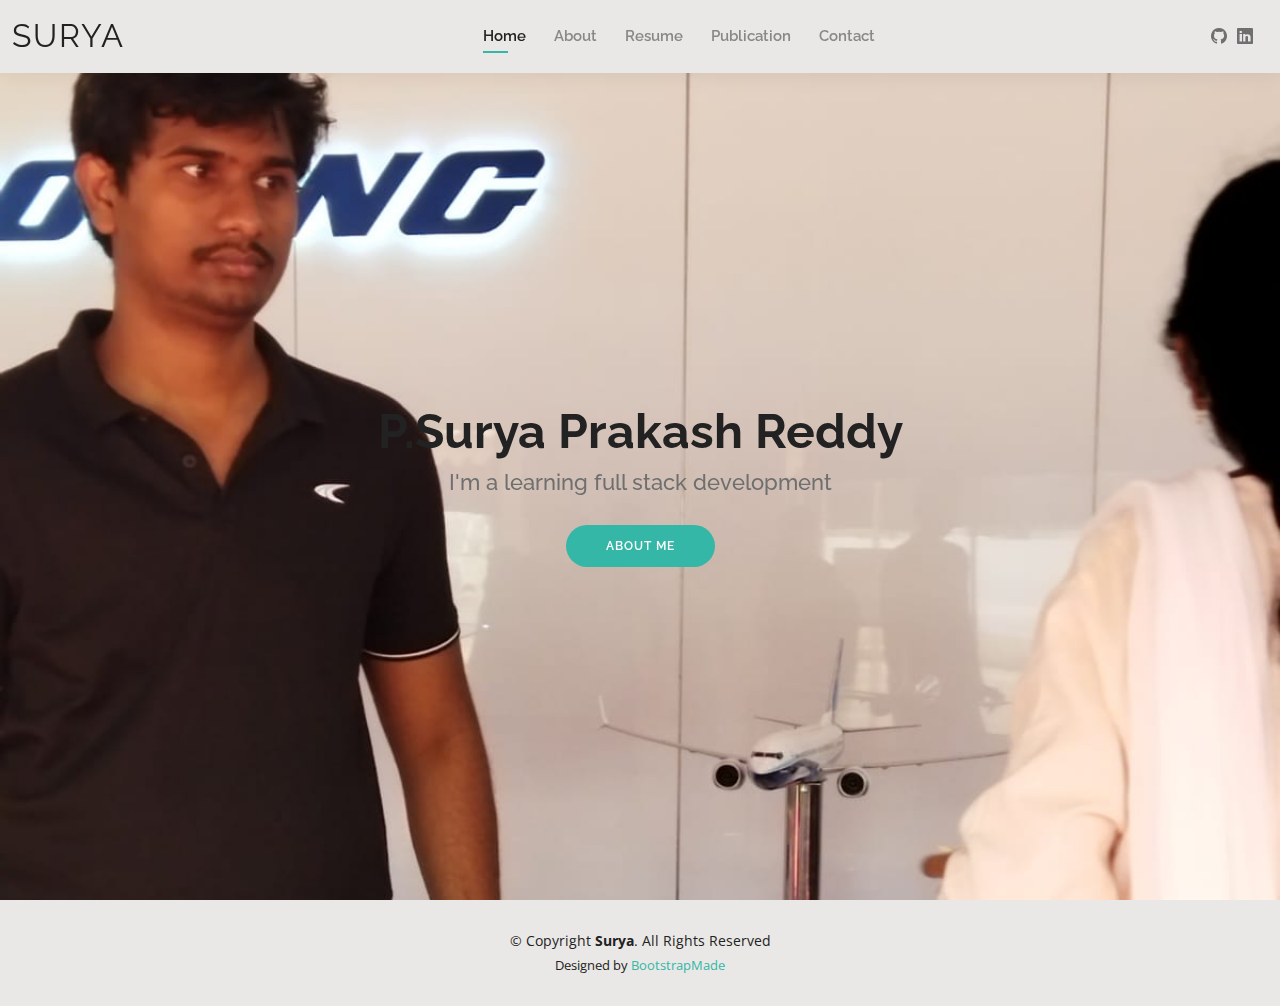
<file: index.html>
<!DOCTYPE html>
<html lang="en">

<head>
  <meta charset="utf-8">
  <meta content="width=device-width, initial-scale=1.0" name="viewport">

   <title> Index</title> 
  <meta content="" name="description">
  <meta content="" name="keywords">

  <!-- Favicons -->
  <link href="assets/img/favicon.png" rel="icon">
  <link href="assets/img/Surya (1).jpg" rel="SURYA">

  <!-- Google Fonts -->
  <link href="https://fonts.googleapis.com/css?family=Open+Sans:300,300i,400,400i,600,600i,700,700i|Raleway:300,300i,400,400i,500,500i,600,600i,700,700i|Poppins:300,300i,400,400i,500,500i,600,600i,700,700i" rel="stylesheet">

  <!-- Vendor CSS Files -->
  <link href="assets/vendor/aos/aos.css" rel="stylesheet">
  <link href="assets/vendor/bootstrap/css/bootstrap.min.css" rel="stylesheet">
  <link href="assets/vendor/bootstrap-icons/bootstrap-icons.css" rel="stylesheet">
  <link href="assets/vendor/boxicons/css/boxicons.min.css" rel="stylesheet">
  <link href="assets/vendor/glightbox/css/glightbox.min.css" rel="stylesheet">
  <link href="assets/vendor/swiper/swiper-bundle.min.css" rel="stylesheet">

  <!-- Template Main CSS File -->
  <link href="assets/css/style.css" rel="stylesheet">

  <!-- =======================================================
  * Template Name: Kelly - v4.7.0
  * Template URL: https://bootstrapmade.com/kelly-free-bootstrap-cv-resume-html-template/
  * Author: BootstrapMade.com
  * License: https://bootstrapmade.com/license/
  ======================================================== -->
</head>

<body>

  <!-- ======= Header ======= -->
  <header id="header" class="fixed-top">
    <div class="container-fluid d-flex justify-content-between align-items-center">

      <h1 class="logo me-auto me-lg-0"><a href="index.html">Surya</a></h1>
      <!-- Uncomment below if you prefer to use an image logo -->
      <!-- <a href="index.html" class="logo"><img src="assets/img/logo.png" alt="" class="img-fluid"></a>-->

      <nav id="navbar" class="navbar order-last order-lg-0">
        <ul>
          <li><a class="active" href="index.html">Home</a></li>
          <li><a href="about.html">About</a></li>
          <li><a href="resume.html">Resume</a></li>
           <li><a href="publication.html">Publication</a></li> 
          <!-- <li><a href="portfolio.html">Portfolio</a></li> -->
          <li><a href="contact.html">Contact</a></li>
        </ul>
        <i class="bi bi-list mobile-nav-toggle"></i>
      </nav><!-- .navbar -->

      <div class="header-social-links">
        <!-- <a href="#" class="twitter"><i class="bi bi-twitter"></i></a> -->
        <!-- <a href="#" class="facebook"><i class="bi bi-facebook"></i></a> -->
        <a href="https://github.com/Puchala1036?tab=repositories" class="github"><i class="bi bi-github"></i></a>
        <a href="https://www.linkedin.com/in/puchala-surya-a375721ba/" class="linkedin"><i class="bi bi-linkedin"></i></i></a>
      </div>

    </div>

  </header><!-- End Header -->

  <!-- ======= Hero Section ======= -->
  <section id="hero" class="d-flex align-items-center">
    <div class="container d-flex flex-column align-items-center" data-aos="zoom-in" data-aos-delay="100">
      <h1>P.Surya Prakash Reddy</h1>
      <h2>I'm a learning full stack development</h2>
      <a href="about.html" class="btn-about">About Me</a>
    </div>
  </section><!-- End Hero -->

  <!-- ======= Footer ======= -->
  <footer id="footer">
    <div class="container">
      <div class="copyright">
        &copy; Copyright <strong><span>Surya</span></strong>. All Rights Reserved
      </div>
      <div class="credits">
        <!-- All the links in the footer should remain intact. -->
        <!-- You can delete the links only if you purchased the pro version. -->
        <!-- Licensing information: https://bootstrapmade.com/license/ -->
        <!-- Purchase the pro version with working PHP/AJAX contact form: https://bootstrapmade.com/kelly-free-bootstrap-cv-resume-html-template/ -->
        Designed by <a href="https://bootstrapmade.com/">BootstrapMade</a>
      </div>
    </div>
  </footer><!-- End  Footer -->

  <div id="preloader"></div>
  <a href="#" class="back-to-top d-flex align-items-center justify-content-center"><i class="bi bi-arrow-up-short"></i></a>

  <!-- Vendor JS Files -->
  <script src="assets/vendor/purecounter/purecounter.js"></script>
  <script src="assets/vendor/aos/aos.js"></script>
  <script src="assets/vendor/bootstrap/js/bootstrap.bundle.min.js"></script>
  <script src="assets/vendor/glightbox/js/glightbox.min.js"></script>
  <script src="assets/vendor/isotope-layout/isotope.pkgd.min.js"></script>
  <script src="assets/vendor/swiper/swiper-bundle.min.js"></script>
  <script src="assets/vendor/waypoints/noframework.waypoints.js"></script>
  <script src="assets/vendor/php-email-form/validate.js"></script>

  <!-- Template Main JS File -->
  <script src="assets/js/main.js"></script>

</body>

</html>
</file>
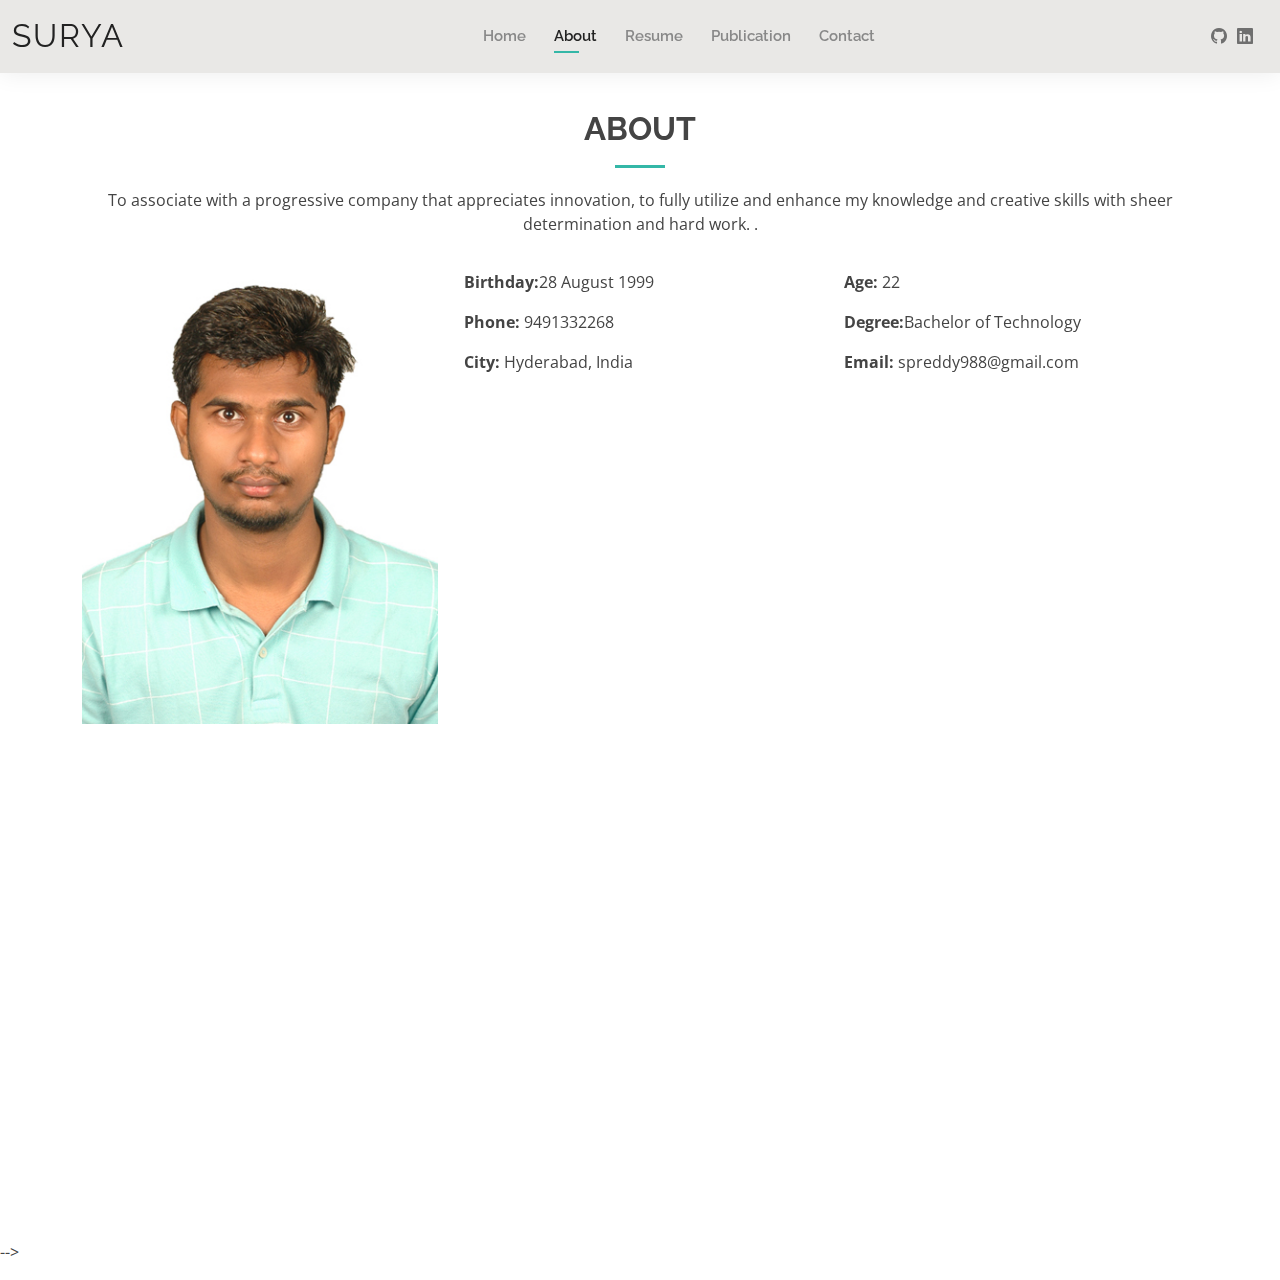
<file: about.html>
<!DOCTYPE html>
<html lang="en">

<head>
  <meta charset="utf-8">
  <meta content="width=device-width, initial-scale=1.0" name="viewport">

  <title>About </title>
  <meta content="" name="description">
  <meta content="" name="keywords">

  <!-- Favicons -->
  <link href="assets/img/favicon.png" rel="icon">
  <link href="assets/img/Surya (1).jpg" rel="SURYA">

  <!-- Google Fonts -->
  <link href="https://fonts.googleapis.com/css?family=Open+Sans:300,300i,400,400i,600,600i,700,700i|Raleway:300,300i,400,400i,500,500i,600,600i,700,700i|Poppins:300,300i,400,400i,500,500i,600,600i,700,700i" rel="stylesheet">

  <!-- Vendor CSS Files -->
  <link href="assets/vendor/aos/aos.css" rel="stylesheet">
  <link href="assets/vendor/bootstrap/css/bootstrap.min.css" rel="stylesheet">
  <link href="assets/vendor/bootstrap-icons/bootstrap-icons.css" rel="stylesheet">
  <link href="assets/vendor/boxicons/css/boxicons.min.css" rel="stylesheet">
  <link href="assets/vendor/glightbox/css/glightbox.min.css" rel="stylesheet">
  <link href="assets/vendor/swiper/swiper-bundle.min.css" rel="stylesheet">

  <!-- Template Main CSS File -->
  <link href="assets/css/style.css" rel="stylesheet">

  <!-- =======================================================
  * Template Name: Kelly - v4.7.0
  * Template URL: https://bootstrapmade.com/kelly-free-bootstrap-cv-resume-html-template/
  * Author: BootstrapMade.com
  * License: https://bootstrapmade.com/license/
  ======================================================== -->
</head>

<body>

  <!-- ======= Header ======= -->
  <header id="header" class="fixed-top">
    <div class="container-fluid d-flex justify-content-between align-items-center">

      <h1 class="logo me-auto me-lg-0"><a href="index.html">Surya</a></h1>
      <!-- Uncomment below if you prefer to use an image logo -->
      <!-- <a href="index.html" class="logo"><img src="assets/img/logo.png" alt="" class="img-fluid"></a>-->

      <nav id="navbar" class="navbar order-last order-lg-0">
        <ul>
          <li><a href="index.html">Home</a></li>
          <li><a class="active" href="about.html">About</a></li>
          <li><a href="resume.html">Resume</a></li>
          <li><a href="publication.html"> Publication</a></li> 
          <!-- <li><a href="portfolio.html">Portfolio</a></li> -->
          <li><a href="contact.html">Contact</a></li>
        </ul>
        <i class="bi bi-list mobile-nav-toggle"></i>
      </nav><!-- .navbar -->

      <div class="header-social-links">
        <!-- <a href="#" class="twitter"><i class="bi bi-twitter"></i></a> -->
        <!-- <a href="#" class="facebook"><i class="bi bi-facebook"></i></a> -->
        <a href="https://github.com/Puchala1036?tab=repositories" class="github"><i class="bi bi-github"></i></a>
        <a href="https://www.linkedin.com/in/puchala-surya-a375721ba/" class="linkedin"><i class="bi bi-linkedin"></i></i></a>
      </div>

    </div>

  </header><!-- End Header -->

  <main id="main">

    <!-- ======= About Section ======= -->
    <section id="about" class="about">
      <div class="container" data-aos="fade-up">

        <div class="section-title">
          <h2>About</h2>
          <p>To associate with a progressive company that
            appreciates innovation, to fully utilize and enhance
            my knowledge and creative skills with sheer
            determination and hard work.
            .</p>
        </div>

        <div class="row">
          <div class="col-lg-4">
            <img src="assets/img/Surya (1).jpg" class="img-fluid" alt="">
          </div>
          <div class="col-lg-8 pt-4 pt-lg-0 content">
            <!-- <h3>Illustrator &amp; UI/UX Designer</h3> -->
            <!-- <p class="fst-italic"> -->
              <!-- Lorem ipsum dolor sit amet, consectetur adipiscing elit, sed do eiusmod tempor incididunt ut labore et dolore -->
              <!-- magna aliqua. -->
            <!-- </p> -->
            <div class="row">
              <div class="col-lg-6">
                <ul>
                  <li><i class="bi bi-rounded-right"></i> <strong>Birthday:</strong>28 August 1999</li>
                  <!-- <li><i class="bi bi-rounded-right"></i> <strong>Website:</strong> www.example.com</li> -->
                  <li><i class="bi bi-rounded-right"></i> <strong>Phone:</strong> 9491332268</li>
                  <li><i class="bi bi-rounded-right"></i> <strong>City:</strong>  Hyderabad, India</li>
                </ul>
              </div>
              <div class="col-lg-6">
                <ul>
                  <li><i class="bi bi-rounded-right"></i> <strong>Age:</strong> 22</li>
                  <li><i class="bi bi-rounded-right"></i> <strong>Degree:</strong>Bachelor of Technology</li>
                  <li><i class="bi bi-rounded-right"></i> <strong>Email:</strong> spreddy988@gmail.com</li>
                  <!-- <li><i class="bi bi-rounded-right"></i> <strong>Freelance:</strong> Available</li> -->
                </ul>
              </div>
            <!-- </div> -->
              <!-- <p>  -->
              <!-- Officiis eligendi itaque labore et dolorum mollitia officiis optio vero. Quisquam sunt adipisci omnis et ut. Nulla accusantium dolor incidunt officia tempore. Et eius omnis. -->
              <!-- Cupiditate ut dicta maxime officiis quidem quia. Sed et consectetur qui quia repellendus itaque neque. Aliquid amet quidem ut quaerat cupiditate. Ab et eum qui repellendus omnis culpa magni laudantium dolores. -->
             <!-- </p>  -->
          <!-- </div> -->
        </div>

      </div>
    </section><!-- End About Section -->

    <!-- ======= Skills Section ======= -->
    <section id="skills" class="skills">
      <div class="container" data-aos="fade-up">

        <div class="section-title">
          <h2>Skills</h2>
          <p>To associate with a progressive company that
            appreciates innovation, to fully utilize and enhance
            my knowledge and creative skills with sheer
            determination and hard work.
            </p>
        </div>

        <div class="row skills-content">

          <div class="col-lg-6">

            <div class="progress">
              <span class="skill">HTML <i class="val">100%</i></span>
              <div class="progress-bar-wrap">
                <div class="progress-bar" role="progressbar" aria-valuenow="100" aria-valuemin="0" aria-valuemax="100"></div>
              </div>
            </div>

            <div class="progress">
              <span class="skill">CSS <i class="val">100%</i></span>
              <div class="progress-bar-wrap">
                <div class="progress-bar" role="progressbar" aria-valuenow="100" aria-valuemin="0" aria-valuemax="100"></div>
              </div>
            </div>

            <div class="progress">
              <span class="skill">bootstrap <i class="val">100%</i></span>
              <div class="progress-bar-wrap">
                <div class="progress-bar" role="progressbar" aria-valuenow="100" aria-valuemin="0" aria-valuemax="100"></div>
              </div>
            </div>

          </div>

          <div class="col-lg-6">

            <!-- <div class="progress">
              <span class="skill">PHP <i class="val">80%</i></span>
              <div class="progress-bar-wrap">
                <div class="progress-bar" role="progressbar" aria-valuenow="80" aria-valuemin="0" aria-valuemax="100"></div>
              </div>
            </div> -->

            <!-- <div class="progress">
              <span class="skill">WordPress/CMS <i class="val">90%</i></span>
              <div class="progress-bar-wrap">
                <div class="progress-bar" role="progressbar" aria-valuenow="90" aria-valuemin="0" aria-valuemax="100"></div>
              </div>
            </div> -->

            <!-- <div class="progress">
              <span class="skill">Photoshop <i class="val">55%</i></span>
              <div class="progress-bar-wrap">
                <div class="progress-bar" role="progressbar" aria-valuenow="55" aria-valuemin="0" aria-valuemax="100"></div>
              </div>
            </div> -->

          </div>

        </div>

      </div>
    </section><!-- End Skills Section -->

    <!-- ======= Facts Section ======= -->
    <!-- <section id="facts" class="facts">
      <div class="container" data-aos="fade-up">

        <div class="section-title">
          <h2>Facts</h2>
          <p>Magnam dolores commodi suscipit. Necessitatibus eius consequatur ex aliquid fuga eum quidem. Sit sint consectetur velit. Quisquam quos quisquam cupiditate. Et nemo qui impedit suscipit alias ea. Quia fugiat sit in iste officiis commodi quidem hic quas.</p>
        </div>

        <div class="row counters">

          <div class="col-lg-3 col-6 text-center">
            <span data-purecounter-start="0" data-purecounter-end="232" data-purecounter-duration="1" class="purecounter"></span>
            <p>Clients</p>
          </div>

          <div class="col-lg-3 col-6 text-center">
            <span data-purecounter-start="0" data-purecounter-end="521" data-purecounter-duration="1" class="purecounter"></span>
            <p>Projects</p>
          </div>

          <div class="col-lg-3 col-6 text-center">
            <span data-purecounter-start="0" data-purecounter-end="1463" data-purecounter-duration="1" class="purecounter"></span>
            <p>Hours Of Support</p>
          </div>

          <div class="col-lg-3 col-6 text-center">
            <span data-purecounter-start="0" data-purecounter-end="15" data-purecounter-duration="1" class="purecounter"></span>
            <p>Hard Workers</p>
          </div>

        </div>

      </div>
    </section><!-- End Facts Section -->

    <!-- ======= Testimonials Section ======= -->
    <!-- <section id="testimonials" class="testimonials">
      <div class="container" data-aos="fade-up">

        <div class="section-title">
          <h2>Testimonials</h2>
          <p>Magnam dolores commodi suscipit. Necessitatibus eius consequatur ex aliquid fuga eum quidem. Sit sint consectetur velit. Quisquam quos quisquam cupiditate. Et nemo qui impedit suscipit alias ea. Quia fugiat sit in iste officiis commodi quidem hic quas.</p>
        </div>

        <div class="testimonials-slider swiper" data-aos="fade-up" data-aos-delay="100">
          <div class="swiper-wrapper">

            <div class="swiper-slide">
              <div class="testimonial-item">
                <img src="assets/img/testimonials/testimonials-1.jpg" class="testimonial-img" alt="">
                <h3>Saul Goodman</h3>
                <h4>Ceo &amp; Founder</h4>
                <p>
                  <i class="bx bxs-quote-alt-left quote-icon-left"></i>
                  Proin iaculis purus consequat sem cure digni ssim donec porttitora entum suscipit rhoncus. Accusantium quam, ultricies eget id, aliquam eget nibh et. Maecen aliquam, risus at semper.
                  <i class="bx bxs-quote-alt-right quote-icon-right"></i>
                </p>
              </div> -->
            <!-- </div>End testimonial item -->

            <!-- <div class="swiper-slide">
              <div class="testimonial-item">
                <img src="assets/img/testimonials/testimonials-2.jpg" class="testimonial-img" alt="">
                <h3>Sara Wilsson</h3>
                <h4>Designer</h4>
                <p>
                  <i class="bx bxs-quote-alt-left quote-icon-left"></i>
                  Export tempor illum tamen malis malis eram quae irure esse labore quem cillum quid cillum eram malis quorum velit fore eram velit sunt aliqua noster fugiat irure amet legam anim culpa.
                  <i class="bx bxs-quote-alt-right quote-icon-right"></i>
                </p>
              </div> -->
            <!-- </div>End testimonial item -->

            <!-- <div class="swiper-slide">
              <div class="testimonial-item">
                <img src="assets/img/testimonials/testimonials-3.jpg" class="testimonial-img" alt="">
                <h3>Jena Karlis</h3>
                <h4>Store Owner</h4>
                <p>
                  <i class="bx bxs-quote-alt-left quote-icon-left"></i>
                  Enim nisi quem export duis labore cillum quae magna enim sint quorum nulla quem veniam duis minim tempor labore quem eram duis noster aute amet eram fore quis sint minim.
                  <i class="bx bxs-quote-alt-right quote-icon-right"></i>
                </p>
              </div> -->
            <!-- </div>End testimonial item -->

            <!-- <div class="swiper-slide">
              <div class="testimonial-item">
                <img src="assets/img/testimonials/testimonials-4.jpg" class="testimonial-img" alt="">
                <h3>Matt Brandon</h3>
                <h4>Freelancer</h4>
                <p>
                  <i class="bx bxs-quote-alt-left quote-icon-left"></i>
                  Fugiat enim eram quae cillum dolore dolor amet nulla culpa multos export minim fugiat minim velit minim dolor enim duis veniam ipsum anim magna sunt elit fore quem dolore labore illum veniam.
                  <i class="bx bxs-quote-alt-right quote-icon-right"></i>
                </p>
              </div> -->
            <!-- </div>End testimonial item -->

            <!-- <div class="swiper-slide">
              <div class="testimonial-item">
                <img src="assets/img/testimonials/testimonials-5.jpg" class="testimonial-img" alt="">
                <h3>John Larson</h3>
                <h4>Entrepreneur</h4>
                <p>
                  <i class="bx bxs-quote-alt-left quote-icon-left"></i>
                  Quis quorum aliqua sint quem legam fore sunt eram irure aliqua veniam tempor noster veniam enim culpa labore duis sunt culpa nulla illum cillum fugiat legam esse veniam culpa fore nisi cillum quid.
                  <i class="bx bxs-quote-alt-right quote-icon-right"></i>
                </p>
              </div>
            </div>End testimonial item -->

          <!-- </div>
          <div class="swiper-pagination"></div>
        </div> -->

      <!-- </div> -->
    <!-- </section>End Testimonials Section -->

  <!-- </main>End #main -->

  <!-- ======= Footer ======= -->
  <!-- 
   -->
        <!-- All the links in the footer should remain intact. -->
        <!-- You can delete the links only if you purchased the pro version. -->
        <!-- Licensing information: https://bootstrapmade.com/license/ -->
        <!-- Purchase the pro version with working PHP/AJAX contact form: https://bootstrapmade.com/kelly-free-bootstrap-cv-resume-html-template/ -->
        <!-- Designed by <a href="https://bootstrapmade.com/">BootstrapMade</a>
      </div>
    </div>
  </footer>End  Footer -->

  <!-- <div id="preloader"></div>
  <a href="#" class="back-to-top d-flex align-items-center justify-content-center"><i class="bi bi-arrow-up-short"></i></a> -->

  <!-- Vendor JS Files -->
  <script src="assets/vendor/purecounter/purecounter.js"></script>
  <script src="assets/vendor/aos/aos.js"></script>
  <script src="assets/vendor/bootstrap/js/bootstrap.bundle.min.js"></script>
  <script src="assets/vendor/glightbox/js/glightbox.min.js"></script>
  <script src="assets/vendor/isotope-layout/isotope.pkgd.min.js"></script>
  <script src="assets/vendor/swiper/swiper-bundle.min.js"></script>
  <script src="assets/vendor/waypoints/noframework.waypoints.js"></script>
  <script src="assets/vendor/php-email-form/validate.js"></script>

  <!-- Template Main JS File -->
  <script src="assets/js/main.js"></script> -->

</body>

</html>
</file>
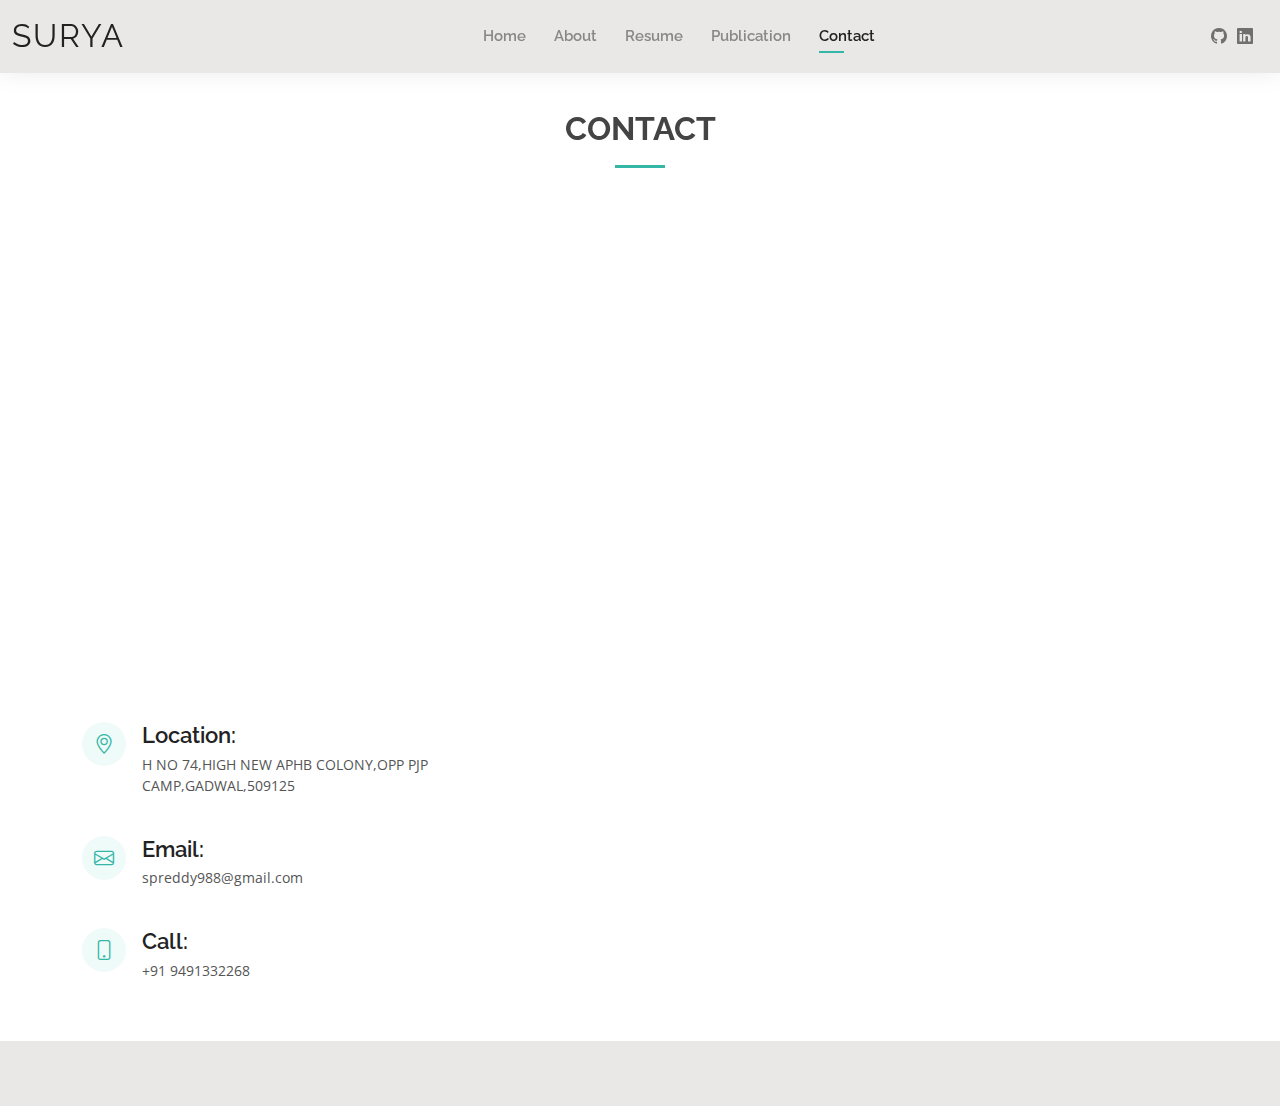
<file: contact.html>
<!DOCTYPE html>
<html lang="en">

<head>
  <meta charset="utf-8">
  <meta content="width=device-width, initial-scale=1.0" name="viewport">

  <title>Contact </title>
  <meta content="" name="description">
  <meta content="" name="keywords">

  <!-- Favicons -->
  <link href="assets/img/favicon.png" rel="icon">
  <link href="assets/img/Surya (1).jpg" rel="SURYA">

  <!-- Google Fonts -->
  <link href="https://fonts.googleapis.com/css?family=Open+Sans:300,300i,400,400i,600,600i,700,700i|Raleway:300,300i,400,400i,500,500i,600,600i,700,700i|Poppins:300,300i,400,400i,500,500i,600,600i,700,700i" rel="stylesheet">

  <!-- Vendor CSS Files -->
  <link href="assets/vendor/aos/aos.css" rel="stylesheet">
  <link href="assets/vendor/bootstrap/css/bootstrap.min.css" rel="stylesheet">
  <link href="assets/vendor/bootstrap-icons/bootstrap-icons.css" rel="stylesheet">
  <link href="assets/vendor/boxicons/css/boxicons.min.css" rel="stylesheet">
  <link href="assets/vendor/glightbox/css/glightbox.min.css" rel="stylesheet">
  <link href="assets/vendor/swiper/swiper-bundle.min.css" rel="stylesheet">

  <!-- Template Main CSS File -->
  <link href="assets/css/style.css" rel="stylesheet">

  <!-- =======================================================
  * Template Name: Kelly - v4.7.0
  * Template URL: https://bootstrapmade.com/kelly-free-bootstrap-cv-resume-html-template/
  * Author: BootstrapMade.com
  * License: https://bootstrapmade.com/license/
  ======================================================== -->
</head>

<body>

  <!-- ======= Header ======= -->
  <header id="header" class="fixed-top">
    <div class="container-fluid d-flex justify-content-between align-items-center">

      <h1 class="logo me-auto me-lg-0"><a href="index.html">Surya</a></h1>
      <!-- Uncomment below if you prefer to use an image logo -->
      <!-- <a href="index.html" class="logo"><img src="assets/img/logo.png" alt="" class="img-fluid"></a>-->

      <nav id="navbar" class="navbar order-last order-lg-0">
        <ul>
          <li><a href="index.html">Home</a></li>
          <li><a href="about.html">About</a></li>
          <li><a href="resume.html">Resume</a></li>
          <li><a href="publication.html"> Publication</a></li> 
          <!-- <li><a href="portfolio.html">Portfolio</a></li> -->
          <li><a class="active" href="contact.html">Contact</a></li>
        </ul>
        <i class="bi bi-list mobile-nav-toggle"></i>
      </nav><!-- .navbar -->

      <div class="header-social-links">
        <!-- <a href="#" class="twitter"><i class="bi bi-twitter"></i></a> -->
        <!-- <a href="#" class="facebook"><i class="bi bi-facebook"></i></a> -->
        <a href="https://github.com/Puchala1036?tab=repositories" class="github"><i class="bi bi-github"></i></a>
        <a href="https://www.linkedin.com/in/puchala-surya-a375721ba" class="linkedin"><i class="bi bi-linkedin"></i></i></a>
      </div>

    </div>

  </header><!-- End Header -->

  <main id="main">

    <!-- ======= Contact Section ======= -->
    <section id="contact" class="contact">
      <div class="container" data-aos="fade-up">

        <div class="section-title">
          <h2>Contact</h2>
          <!-- <p>Magnam dolores commodi suscipit. Necessitatibus eius consequatur ex aliquid fuga eum quidem. Sit sint consectetur velit. Quisquam quos quisquam cupiditate. Et nemo qui impedit suscipit alias ea. Quia fugiat sit in iste officiis commodi quidem hic quas.</p> -->
        </div>

        <div>
          <iframe src="https://www.google.com/maps/embed?pb=!1m18!1m12!1m3!1d3830.9895588384184!2d77.80788751453258!3d16.220976488787397!2m3!1f0!2f0!3f0!3m2!1i1024!2i768!4f13.1!3m3!1m2!1s0x3bc9fd1f57efa2bb%3A0xe135fa38c82d0ff8!2sNew%20Housing%20Board%20Colony%20Big%20Park!5e0!3m2!1sen!2sin!4v1649763239323!5m2!1sen!2sin" width="600" height="450" style="border:0;" allowfullscreen="" loading="lazy" referrerpolicy="no-referrer-when-downgrade"></iframe>        </div>

        <div class="row mt-5">

          <div class="col-lg-4">
            <div class="info">
              <div class="address">
                <i class="bi bi-geo-alt"></i>
                <h4>Location:</h4>
                <p>H NO 74,HIGH NEW APHB COLONY,OPP PJP CAMP,GADWAL,509125</p>
              </div>

              <div class="email">
                <i class="bi bi-envelope"></i>
                <h4>Email:</h4>
                <p>spreddy988@gmail.com</p>
              </div>

              <div class="phone">
                <i class="bi bi-phone"></i>
                <h4>Call:</h4>
                <p>+91 9491332268</p>
              </div>

            </div>

          </div>

          <!-- <div class="col-lg-8 mt-5 mt-lg-0">

            <form action="forms/contact.php" method="post" role="form" class="php-email-form">
              <div class="row">
                <div class="col-md-6 form-group">
                  <input type="text" name="name" class="form-control" id="name" placeholder="Your Name" required>
                </div>
                <div class="col-md-6 form-group mt-3 mt-md-0">
                  <input type="email" class="form-control" name="email" id="email" placeholder="Your Email" required>
                </div>
              </div>
              <div class="form-group mt-3">
                <input type="text" class="form-control" name="subject" id="subject" placeholder="Subject" required>
              </div>
              <div class="form-group mt-3">
                <textarea class="form-control" name="message" rows="5" placeholder="Message" required></textarea>
              </div>
              <div class="my-3">
                <div class="loading">Loading</div>
                <div class="error-message"></div>
                <div class="sent-message">Your message has been sent. Thank you!</div>
              </div>
              <div class="text-center"><button type="submit">Send Message</button></div>
            </form>

          </div> -->

        </div>

      </div>
    </section><!-- End Contact Section -->

  </main><!-- End #main -->

  <!-- ======= Footer ======= -->
  <footer id="footer">
    <div class="container">
      <div class="copyright">
        <!-- &copy; Copyright <strong><span>Kelly</span></strong>. All Rights Reserved -->
      </div>
      <div class="credits">
        <!-- All the links in the footer should remain intact. -->
        <!-- You can delete the links only if you purchased the pro version. -->
        <!-- Licensing information: https://bootstrapmade.com/license/ -->
        <!-- Purchase the pro version with working PHP/AJAX contact form: https://bootstrapmade.com/kelly-free-bootstrap-cv-resume-html-template/ -->
        <!-- Designed by <a href="https://bootstrapmade.com/">BootstrapMade</a> -->
      </div>
    </div>
  </footer><!-- End  Footer -->

  <div id="preloader"></div>
  <a href="#" class="back-to-top d-flex align-items-center justify-content-center"><i class="bi bi-arrow-up-short"></i></a>

  <!-- Vendor JS Files -->
  <script src="assets/vendor/purecounter/purecounter.js"></script>
  <script src="assets/vendor/aos/aos.js"></script>
  <script src="assets/vendor/bootstrap/js/bootstrap.bundle.min.js"></script>
  <script src="assets/vendor/glightbox/js/glightbox.min.js"></script>
  <script src="assets/vendor/isotope-layout/isotope.pkgd.min.js"></script>
  <script src="assets/vendor/swiper/swiper-bundle.min.js"></script>
  <script src="assets/vendor/waypoints/noframework.waypoints.js"></script>
  <script src="assets/vendor/php-email-form/validate.js"></script>

  <!-- Template Main JS File -->
  <script src="assets/js/main.js"></script>

</body>

</html>
</file>
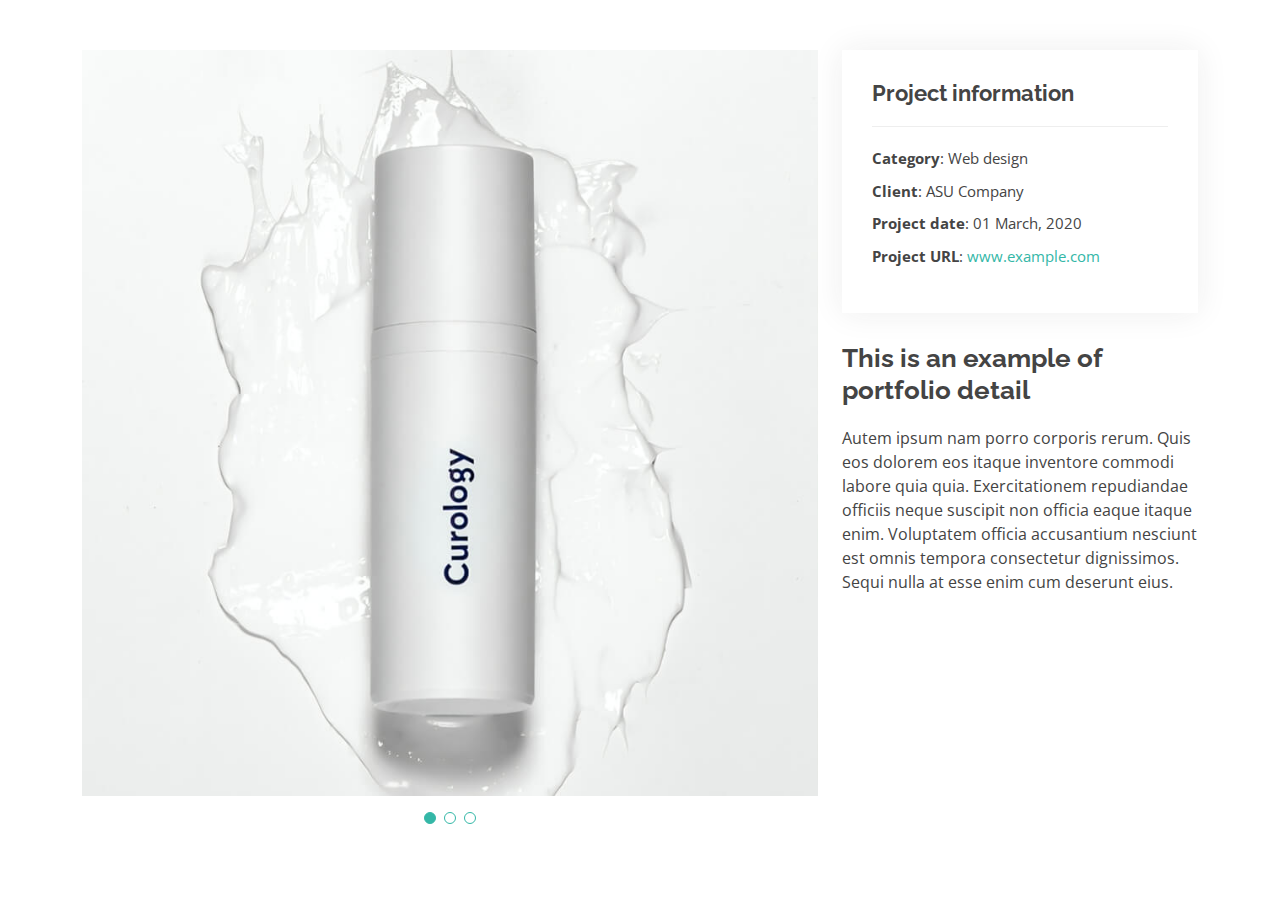
<file: portfolio-details.html>
<!DOCTYPE html>
<html lang="en">

<head>
  <meta charset="utf-8">
  <meta content="width=device-width, initial-scale=1.0" name="viewport">

  <title>Portfolio Details - Kelly Bootstrap Template</title>
  <meta content="" name="description">
  <meta content="" name="keywords">

  <!-- Favicons -->
  <link href="assets/img/favicon.png" rel="icon">
  <link href="assets/img/Surya (1).jpg" rel="SURYA">

  <!-- Google Fonts -->
  <link href="https://fonts.googleapis.com/css?family=Open+Sans:300,300i,400,400i,600,600i,700,700i|Raleway:300,300i,400,400i,500,500i,600,600i,700,700i|Poppins:300,300i,400,400i,500,500i,600,600i,700,700i" rel="stylesheet">

  <!-- Vendor CSS Files -->
  <link href="assets/vendor/aos/aos.css" rel="stylesheet">
  <link href="assets/vendor/bootstrap/css/bootstrap.min.css" rel="stylesheet">
  <link href="assets/vendor/bootstrap-icons/bootstrap-icons.css" rel="stylesheet">
  <link href="assets/vendor/boxicons/css/boxicons.min.css" rel="stylesheet">
  <link href="assets/vendor/glightbox/css/glightbox.min.css" rel="stylesheet">
  <link href="assets/vendor/swiper/swiper-bundle.min.css" rel="stylesheet">

  <!-- Template Main CSS File -->
  <link href="assets/css/style.css" rel="stylesheet">

  <!-- =======================================================
  * Template Name: Kelly - v4.7.0
  * Template URL: https://bootstrapmade.com/kelly-free-bootstrap-cv-resume-html-template/
  * Author: BootstrapMade.com
  * License: https://bootstrapmade.com/license/
  ======================================================== -->
</head>

<body>

  <main id="main">

    <!-- ======= Portfolio Details Section ======= -->
    <section id="portfolio-details" class="portfolio-details">
      <div class="container">

        <div class="row gy-4">

          <div class="col-lg-8">
            <div class="portfolio-details-slider swiper">
              <div class="swiper-wrapper align-items-center">

                <div class="swiper-slide">
                  <img src="assets/img/portfolio/portfolio-1.jpg" alt="">
                </div>

                <div class="swiper-slide">
                  <img src="assets/img/portfolio/portfolio-2.jpg" alt="">
                </div>

                <div class="swiper-slide">
                  <img src="assets/img/portfolio/portfolio-3.jpg" alt="">
                </div>

              </div>
              <div class="swiper-pagination"></div>
            </div>
          </div>

          <div class="col-lg-4">
            <div class="portfolio-info">
              <h3>Project information</h3>
              <ul>
                <li><strong>Category</strong>: Web design</li>
                <li><strong>Client</strong>: ASU Company</li>
                <li><strong>Project date</strong>: 01 March, 2020</li>
                <li><strong>Project URL</strong>: <a href="#">www.example.com</a></li>
              </ul>
            </div>
            <div class="portfolio-description">
              <h2>This is an example of portfolio detail</h2>
              <p>
                Autem ipsum nam porro corporis rerum. Quis eos dolorem eos itaque inventore commodi labore quia quia. Exercitationem repudiandae officiis neque suscipit non officia eaque itaque enim. Voluptatem officia accusantium nesciunt est omnis tempora consectetur dignissimos. Sequi nulla at esse enim cum deserunt eius.
              </p>
            </div>
          </div>

        </div>

      </div>
    </section><!-- End Portfolio Details Section -->

  </main><!-- End #main -->

  <div id="preloader"></div>
  <a href="#" class="back-to-top d-flex align-items-center justify-content-center"><i class="bi bi-arrow-up-short"></i></a>

  <!-- Vendor JS Files -->
  <script src="assets/vendor/purecounter/purecounter.js"></script>
  <script src="assets/vendor/aos/aos.js"></script>
  <script src="assets/vendor/bootstrap/js/bootstrap.bundle.min.js"></script>
  <script src="assets/vendor/glightbox/js/glightbox.min.js"></script>
  <script src="assets/vendor/isotope-layout/isotope.pkgd.min.js"></script>
  <script src="assets/vendor/swiper/swiper-bundle.min.js"></script>
  <script src="assets/vendor/waypoints/noframework.waypoints.js"></script>
  <script src="assets/vendor/php-email-form/validate.js"></script>

  <!-- Template Main JS File -->
  <script src="assets/js/main.js"></script>

</body>

</html>
</file>
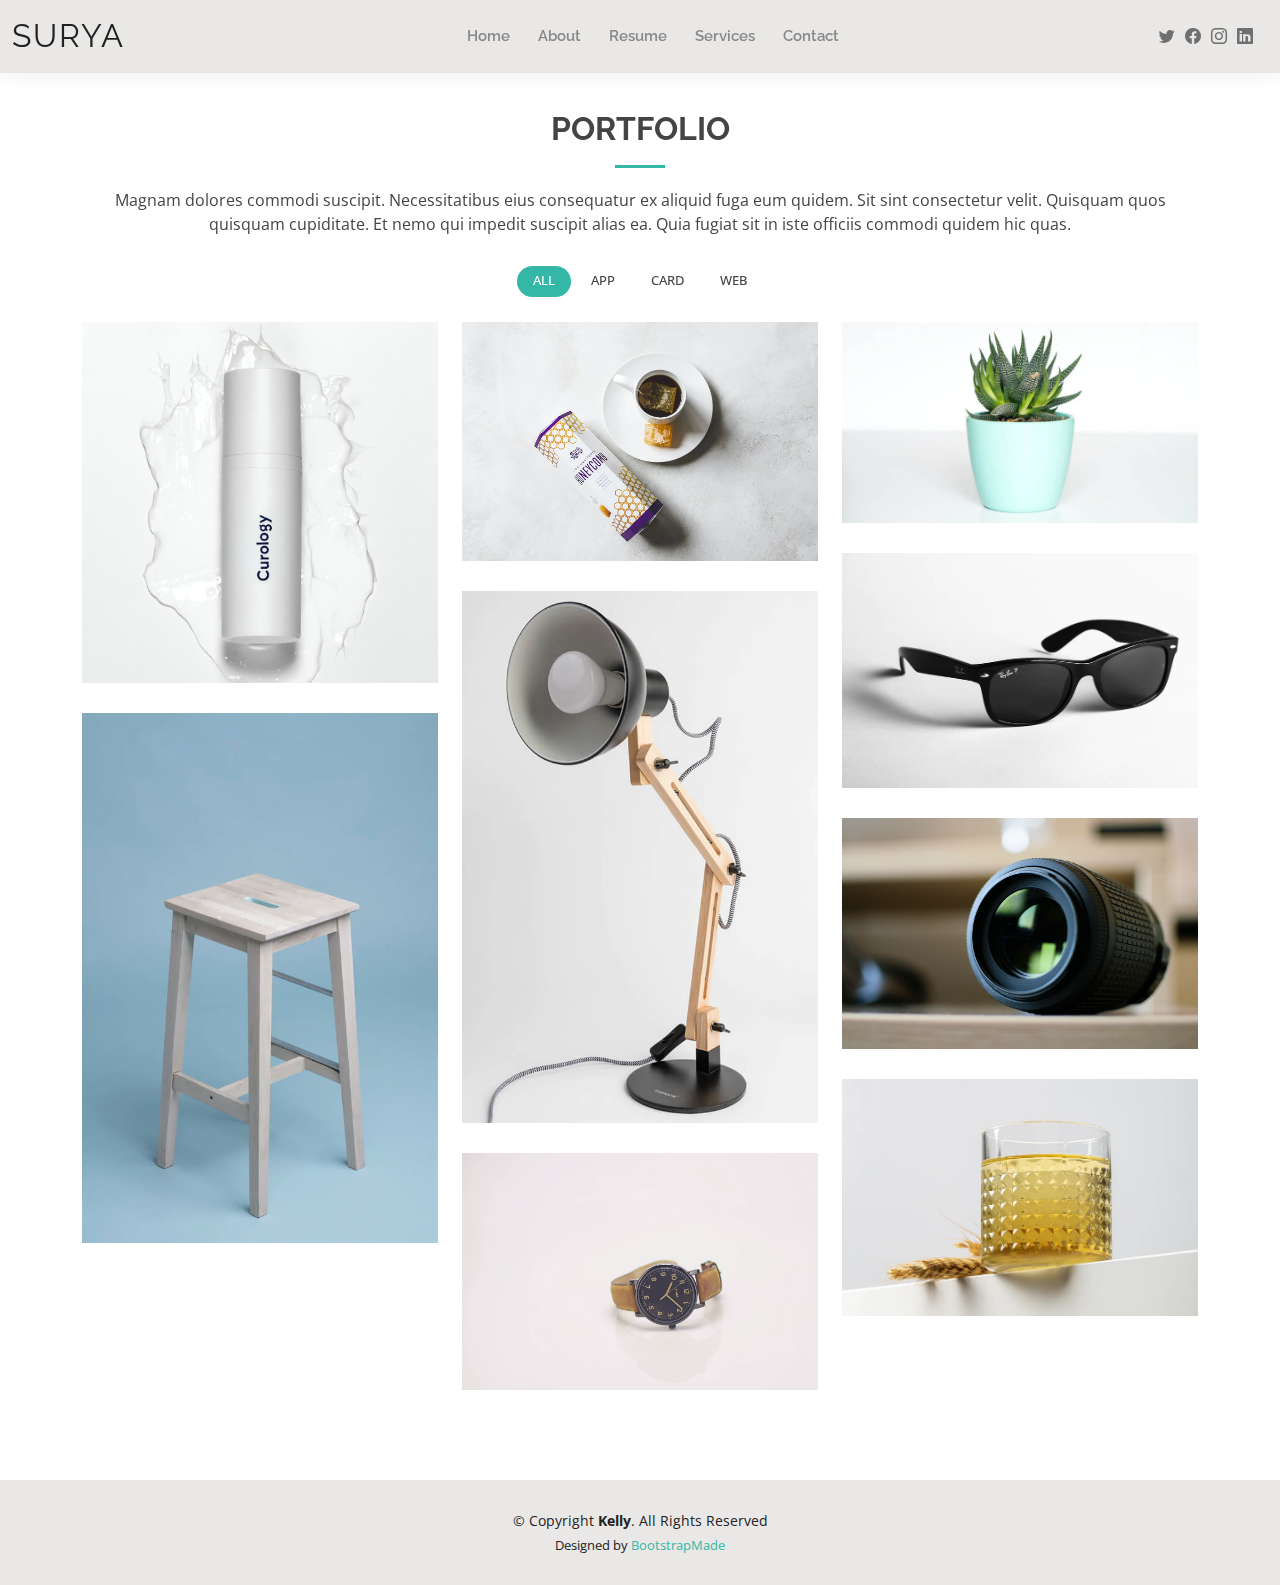
<file: portfolio.html>
<!DOCTYPE html>
<html lang="en">

<head>
  <meta charset="utf-8">
  <meta content="width=device-width, initial-scale=1.0" name="viewport">

  <title>Portfolio - Kelly Bootstrap Template</title>
  <meta content="" name="description">
  <meta content="" name="keywords">

  <!-- Favicons -->
  <link href="assets/img/favicon.png" rel="icon">
  <link href="assets/img/apple-touch-icon.png" rel="apple-touch-icon">

  <!-- Google Fonts -->
  <link href="https://fonts.googleapis.com/css?family=Open+Sans:300,300i,400,400i,600,600i,700,700i|Raleway:300,300i,400,400i,500,500i,600,600i,700,700i|Poppins:300,300i,400,400i,500,500i,600,600i,700,700i" rel="stylesheet">

  <!-- Vendor CSS Files -->
  <link href="assets/vendor/aos/aos.css" rel="stylesheet">
  <link href="assets/vendor/bootstrap/css/bootstrap.min.css" rel="stylesheet">
  <link href="assets/vendor/bootstrap-icons/bootstrap-icons.css" rel="stylesheet">
  <link href="assets/vendor/boxicons/css/boxicons.min.css" rel="stylesheet">
  <link href="assets/vendor/glightbox/css/glightbox.min.css" rel="stylesheet">
  <link href="assets/vendor/swiper/swiper-bundle.min.css" rel="stylesheet">

  <!-- Template Main CSS File -->
  <link href="assets/css/style.css" rel="stylesheet">

  <!-- =======================================================
  * Template Name: Kelly - v4.7.0
  * Template URL: https://bootstrapmade.com/kelly-free-bootstrap-cv-resume-html-template/
  * Author: BootstrapMade.com
  * License: https://bootstrapmade.com/license/
  ======================================================== -->
</head>

<body>

  <!-- ======= Header ======= -->
  <header id="header" class="fixed-top">
    <div class="container-fluid d-flex justify-content-between align-items-center">

      <h1 class="logo me-auto me-lg-0"><a href="index.html">Surya</a></h1>
      <!-- Uncomment below if you prefer to use an image logo -->
      <!-- <a href="index.html" class="logo"><img src="assets/img/logo.png" alt="" class="img-fluid"></a>-->

      <nav id="navbar" class="navbar order-last order-lg-0">
        <ul>
          <li><a href="index.html">Home</a></li>
          <li><a href="about.html">About</a></li>
          <li><a href="resume.html">Resume</a></li>
          <li><a href="services.html">Services</a></li>
          <!-- <li><a class="active" href="portfolio.html">Portfolio</a></li> -->
          <li><a href="contact.html">Contact</a></li>
        </ul>
        <i class="bi bi-list mobile-nav-toggle"></i>
      </nav><!-- .navbar -->

      <div class="header-social-links">
        <a href="#" class="twitter"><i class="bi bi-twitter"></i></a>
        <a href="#" class="facebook"><i class="bi bi-facebook"></i></a>
        <a href="#" class="instagram"><i class="bi bi-instagram"></i></a>
        <a href="#" class="linkedin"><i class="bi bi-linkedin"></i></i></a>
      </div>

    </div>

  </header><!-- End Header -->

  <main id="main">

    <!-- ======= Portfolio Section ======= -->
    <section id="portfolio" class="portfolio">
      <div class="container" data-aos="fade-up">

        <div class="section-title">
          <h2>Portfolio</h2>
          <p>Magnam dolores commodi suscipit. Necessitatibus eius consequatur ex aliquid fuga eum quidem. Sit sint consectetur velit. Quisquam quos quisquam cupiditate. Et nemo qui impedit suscipit alias ea. Quia fugiat sit in iste officiis commodi quidem hic quas.</p>
        </div>

        <div class="row" data-aos="fade-up" data-aos-delay="100">
          <div class="col-lg-12 d-flex justify-content-center">
            <ul id="portfolio-flters">
              <li data-filter="*" class="filter-active">All</li>
              <li data-filter=".filter-app">App</li>
              <li data-filter=".filter-card">Card</li>
              <li data-filter=".filter-web">Web</li>
            </ul>
          </div>
        </div>

        <div class="row portfolio-container" data-aos="fade-up" data-aos-delay="200">

          <div class="col-lg-4 col-md-6 portfolio-item filter-app">
            <div class="portfolio-wrap">
              <img src="assets/img/portfolio/portfolio-1.jpg" class="img-fluid" alt="">
              <div class="portfolio-info">
                <h4>App 1</h4>
                <p>App</p>
                <div class="portfolio-links">
                  <a href="assets/img/portfolio/portfolio-1.jpg" data-gallery="portfolioGallery" class="portfolio-lightbox" title="App 1"><i class="bx bx-plus"></i></a>
                  <a href="portfolio-details.html" class="portfolio-details-lightbox" data-glightbox="type: external" title="Portfolio Details"><i class="bx bx-link"></i></a>
                </div>
              </div>
            </div>
          </div>

          <div class="col-lg-4 col-md-6 portfolio-item filter-web">
            <div class="portfolio-wrap">
              <img src="assets/img/portfolio/portfolio-2.jpg" class="img-fluid" alt="">
              <div class="portfolio-info">
                <h4>Web 3</h4>
                <p>Web</p>
                <div class="portfolio-links">
                  <a href="assets/img/portfolio/portfolio-2.jpg" data-gallery="portfolioGallery" class="portfolio-lightbox" title="Web 3"><i class="bx bx-plus"></i></a>
                  <a href="portfolio-details.html" class="portfolio-details-lightbox" data-glightbox="type: external" title="Portfolio Details"><i class="bx bx-link"></i></a>
                </div>
              </div>
            </div>
          </div>

          <div class="col-lg-4 col-md-6 portfolio-item filter-app">
            <div class="portfolio-wrap">
              <img src="assets/img/portfolio/portfolio-3.jpg" class="img-fluid" alt="">
              <div class="portfolio-info">
                <h4>App 2</h4>
                <p>App</p>
                <div class="portfolio-links">
                  <a href="assets/img/portfolio/portfolio-3.jpg" data-gallery="portfolioGallery" class="portfolio-lightbox" title="App 2"><i class="bx bx-plus"></i></a>
                  <a href="portfolio-details.html" class="portfolio-details-lightbox" data-glightbox="type: external" title="Portfolio Details"><i class="bx bx-link"></i></a>
                </div>
              </div>
            </div>
          </div>

          <div class="col-lg-4 col-md-6 portfolio-item filter-card">
            <div class="portfolio-wrap">
              <img src="assets/img/portfolio/portfolio-4.jpg" class="img-fluid" alt="">
              <div class="portfolio-info">
                <h4>Card 2</h4>
                <p>Card</p>
                <div class="portfolio-links">
                  <a href="assets/img/portfolio/portfolio-4.jpg" data-gallery="portfolioGallery" class="portfolio-lightbox" title="Card 2"><i class="bx bx-plus"></i></a>
                  <a href="portfolio-details.html" class="portfolio-details-lightbox" data-glightbox="type: external" title="Portfolio Details"><i class="bx bx-link"></i></a>
                </div>
              </div>
            </div>
          </div>

          <div class="col-lg-4 col-md-6 portfolio-item filter-web">
            <div class="portfolio-wrap">
              <img src="assets/img/portfolio/portfolio-5.jpg" class="img-fluid" alt="">
              <div class="portfolio-info">
                <h4>Web 2</h4>
                <p>Web</p>
                <div class="portfolio-links">
                  <a href="assets/img/portfolio/portfolio-5.jpg" data-gallery="portfolioGallery" class="portfolio-lightbox" title="Web 2"><i class="bx bx-plus"></i></a>
                  <a href="portfolio-details.html" class="portfolio-details-lightbox" data-glightbox="type: external" title="Portfolio Details"><i class="bx bx-link"></i></a>
                </div>
              </div>
            </div>
          </div>

          <div class="col-lg-4 col-md-6 portfolio-item filter-app">
            <div class="portfolio-wrap">
              <img src="assets/img/portfolio/portfolio-6.jpg" class="img-fluid" alt="">
              <div class="portfolio-info">
                <h4>App 3</h4>
                <p>App</p>
                <div class="portfolio-links">
                  <a href="assets/img/portfolio/portfolio-6.jpg" data-gallery="portfolioGallery" class="portfolio-lightbox" title="App 3"><i class="bx bx-plus"></i></a>
                  <a href="portfolio-details.html" class="portfolio-details-lightbox" data-glightbox="type: external" title="Portfolio Details"><i class="bx bx-link"></i></a>
                </div>
              </div>
            </div>
          </div>

          <div class="col-lg-4 col-md-6 portfolio-item filter-card">
            <div class="portfolio-wrap">
              <img src="assets/img/portfolio/portfolio-7.jpg" class="img-fluid" alt="">
              <div class="portfolio-info">
                <h4>Card 1</h4>
                <p>Card</p>
                <div class="portfolio-links">
                  <a href="assets/img/portfolio/portfolio-7.jpg" data-gallery="portfolioGallery" class="portfolio-lightbox" title="Card 1"><i class="bx bx-plus"></i></a>
                  <a href="portfolio-details.html" class="portfolio-details-lightbox" data-glightbox="type: external" title="Portfolio Details"><i class="bx bx-link"></i></a>
                </div>
              </div>
            </div>
          </div>

          <div class="col-lg-4 col-md-6 portfolio-item filter-card">
            <div class="portfolio-wrap">
              <img src="assets/img/portfolio/portfolio-8.jpg" class="img-fluid" alt="">
              <div class="portfolio-info">
                <h4>Card 3</h4>
                <p>Card</p>
                <div class="portfolio-links">
                  <a href="assets/img/portfolio/portfolio-8.jpg" data-gallery="portfolioGallery" class="portfolio-lightbox" title="Card 3"><i class="bx bx-plus"></i></a>
                  <a href="portfolio-details.html" class="portfolio-details-lightbox" data-glightbox="type: external" title="Portfolio Details"><i class="bx bx-link"></i></a>
                </div>
              </div>
            </div>
          </div>

          <div class="col-lg-4 col-md-6 portfolio-item filter-web">
            <div class="portfolio-wrap">
              <img src="assets/img/portfolio/portfolio-9.jpg" class="img-fluid" alt="">
              <div class="portfolio-info">
                <h4>Web 3</h4>
                <p>Web</p>
                <div class="portfolio-links">
                  <a href="assets/img/portfolio/portfolio-9.jpg" data-gallery="portfolioGallery" class="portfolio-lightbox" title="Web 3"><i class="bx bx-plus"></i></a>
                  <a href="portfolio-details.html" class="portfolio-details-lightbox" data-glightbox="type: external" title="Portfolio Details"><i class="bx bx-link"></i></a>
                </div>
              </div>
            </div>
          </div>

        </div>

      </div>
    </section><!-- End Portfolio Section -->

  </main><!-- End #main -->

  <!-- ======= Footer ======= -->
  <footer id="footer">
    <div class="container">
      <div class="copyright">
        &copy; Copyright <strong><span>Kelly</span></strong>. All Rights Reserved
      </div>
      <div class="credits">
        <!-- All the links in the footer should remain intact. -->
        <!-- You can delete the links only if you purchased the pro version. -->
        <!-- Licensing information: https://bootstrapmade.com/license/ -->
        <!-- Purchase the pro version with working PHP/AJAX contact form: https://bootstrapmade.com/kelly-free-bootstrap-cv-resume-html-template/ -->
        Designed by <a href="https://bootstrapmade.com/">BootstrapMade</a>
      </div>
    </div>
  </footer><!-- End  Footer -->

  <div id="preloader"></div>
  <a href="#" class="back-to-top d-flex align-items-center justify-content-center"><i class="bi bi-arrow-up-short"></i></a>

  <!-- Vendor JS Files -->
  <script src="assets/vendor/purecounter/purecounter.js"></script>
  <script src="assets/vendor/aos/aos.js"></script>
  <script src="assets/vendor/bootstrap/js/bootstrap.bundle.min.js"></script>
  <script src="assets/vendor/glightbox/js/glightbox.min.js"></script>
  <script src="assets/vendor/isotope-layout/isotope.pkgd.min.js"></script>
  <script src="assets/vendor/swiper/swiper-bundle.min.js"></script>
  <script src="assets/vendor/waypoints/noframework.waypoints.js"></script>
  <script src="assets/vendor/php-email-form/validate.js"></script>

  <!-- Template Main JS File -->
  <script src="assets/js/main.js"></script>

</body>

</html>
</file>
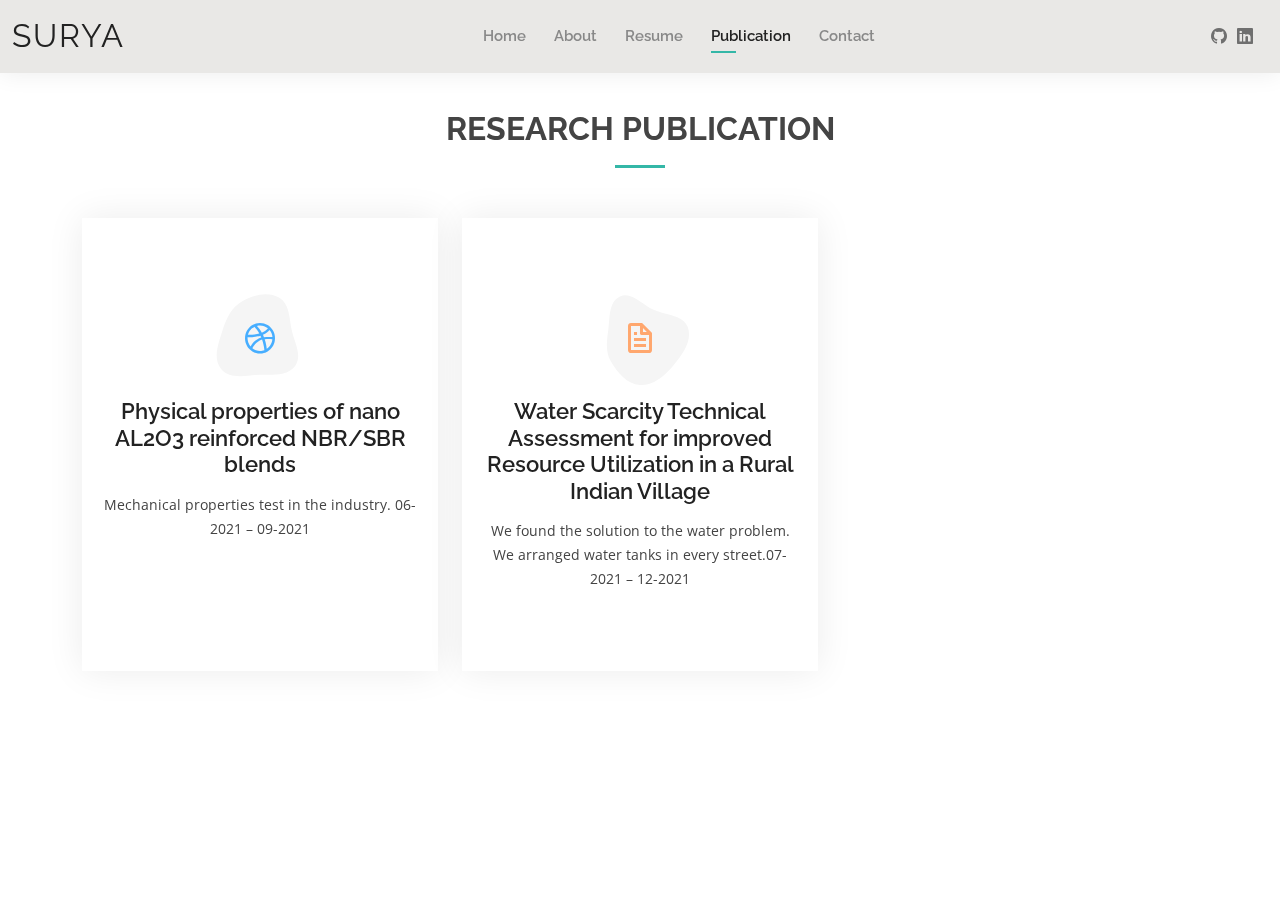
<file: publication.html>
<!DOCTYPE html> 
<html lang="en">

<head>
  <meta charset="utf-8">
  <meta content="width=device-width, initial-scale=1.0" name="viewport">

  <title>Publication</title>
  <meta content="" name="description">
  <meta content="" name="keywords">

  <!-- Favicons -->
  <link href="assets/img/favicon.png" rel="icon">
  <link href="assets/img/Surya (1).jpg" rel="SURYA">

  <!-- Google Fonts -->
  <link href="https://fonts.googleapis.com/css?family=Open+Sans:300,300i,400,400i,600,600i,700,700i|Raleway:300,300i,400,400i,500,500i,600,600i,700,700i|Poppins:300,300i,400,400i,500,500i,600,600i,700,700i" rel="stylesheet">

  <!-- Vendor CSS Files -->
  <link href="assets/vendor/aos/aos.css" rel="stylesheet">
  <link href="assets/vendor/bootstrap/css/bootstrap.min.css" rel="stylesheet">
  <link href="assets/vendor/bootstrap-icons/bootstrap-icons.css" rel="stylesheet">
  <link href="assets/vendor/boxicons/css/boxicons.min.css" rel="stylesheet">
  <link href="assets/vendor/glightbox/css/glightbox.min.css" rel="stylesheet">
  <link href="assets/vendor/swiper/swiper-bundle.min.css" rel="stylesheet">

  <!-- Template Main CSS File -->
  <link href="assets/css/style.css" rel="stylesheet">

  <!-- =======================================================
  * Template Name: Kelly - v4.7.0
  * Template URL: https://bootstrapmade.com/kelly-free-bootstrap-cv-resume-html-template/
  * Author: BootstrapMade.com
  * License: https://bootstrapmade.com/license/
  ======================================================== -->
</head>

<body>

  <!-- ======= Header ======= -->
  <header id="header" class="fixed-top">
    <div class="container-fluid d-flex justify-content-between align-items-center">

      <h1 class="logo me-auto me-lg-0"><a href="index.html">Surya</a></h1>
      <!-- Uncomment below if you prefer to use an image logo -->
      <!-- <a href="index.html" class="logo"><img src="assets/img/logo.png" alt="" class="img-fluid"></a>-->

      <nav id="navbar" class="navbar order-last order-lg-0">
        <ul>
          <li><a href="index.html">Home</a></li>
          <li><a href="about.html">About</a></li>
          <li><a href="resume.html">Resume</a></li>
           <li><a class="active" href="publication">Publication</a></li> 
          <!-- <li><a href="portfolio.html">Portfolio</a></li> -->
          <li><a href="contact.html">Contact</a></li>
        </ul>
        <i class="bi bi-list mobile-nav-toggle"></i>
      </nav><!-- .navbar -->

      <div class="header-social-links">
        <!-- <a href="#" class="twitter"><i class="bi bi-twitter"></i></a> -->
        <!-- <a href="#" class="facebook"><i class="bi bi-facebook"></i></a> -->
        <a href="https://github.com/Puchala1036?tab=repositories" class="github"><i class="bi bi-github"></i></a>
        <a href="https://www.linkedin.com/in/puchala-surya-a375721ba/" class="linkedin"><i class="bi bi-linkedin"></i></i></a>
      </div>

    </div>

  </header><!-- End Header -->

  <main id="main">

    <!-- ======= Services Section ======= -->
    <section id="services" class="services">
      <div class="container" data-aos="fade-up">

        <div class="section-title">
          <h2>Research Publication</h2>
          <!-- <p>Magnam dolores commodi suscipit. Necessitatibus eius consequatur ex aliquid fuga eum quidem. Sit sint consectetur velit. Quisquam quos quisquam cupiditate. Et nemo qui impedit suscipit alias ea. Quia fugiat sit in iste officiis commodi quidem hic quas.</p> -->
        </div>

        <div class="row">
          <div class="col-lg-4 col-md-6 d-flex align-items-stretch" data-aos="zoom-in" data-aos-delay="100">
            <div class="icon-box iconbox-blue">
              <div class="icon">
                <svg width="100" height="100" viewBox="0 0 600 600" xmlns="https://www.sciencedirect.com/science/article/pii/S2214785321056844?via%3Dihub">
                  <path stroke="none" stroke-width="0" fill="#f5f5f5" d="M300,521.0016835830174C376.1290562159157,517.8887921683347,466.0731472004068,529.7835943286574,510.70327084640275,468.03025145048787C554.3714126377745,407.6079735673963,508.03601936045806,328.9844924480964,491.2728898941984,256.3432110539036C474.5976632858925,184.082847569629,479.9380746630129,96.60480741107993,416.23090153303,58.64404602377083C348.86323505073057,18.502131276798302,261.93793281208167,40.57373210992963,193.5410806939664,78.93577620505333C130.42746243093433,114.334589627462,98.30271207620316,179.96522072025542,76.75703585869454,249.04625023123273C51.97151888228291,328.5150500222984,13.704378332031375,421.85034740162234,66.52175969318436,486.19268352777647C119.04800174914682,550.1803526380478,217.28368757567262,524.383925680826,300,521.0016835830174"></path>
                </svg>
                <i class="bx bxl-dribbble"></i>
              </div>
              <h4><a href="https://www.sciencedirect.com/science/article/pii/S2214785321056844?via%3Dihub"> Physical properties of
                nano AL2O3 reinforced NBR/SBR blends</a></h4>
              <p><a href="https://www.sciencedirect.com/science/article/pii/S2214785321056844?via%3Dihub"></a>
                 Mechanical properties test in the industry.
                 06-2021 – 09-2021
</p>
            </div>
          </div>

          <div class="col-lg-4 col-md-6 d-flex align-items-stretch mt-4 mt-md-0" data-aos="zoom-in" data-aos-delay="200">
            <div class="icon-box iconbox-orange ">
              <div class="icon">
                <svg width="100" height="100" viewBox="0 0 600 600" xmlns="http://www.w3.org/2000/svg">
                  <path stroke="none" stroke-width="0" fill="#f5f5f5" d="M300,582.0697525312426C382.5290701553225,586.8405444964366,449.9789794690241,525.3245884688669,502.5850820975895,461.55621195738473C556.606425686781,396.0723002908107,615.8543463187945,314.28637112970534,586.6730223649479,234.56875336149918C558.9533121215079,158.8439757836574,454.9685369536778,164.00468322053177,381.49747125262974,130.76875717737553C312.15926192815925,99.40240125094834,248.97055460311594,18.661163978235184,179.8680185752513,50.54337015887873C110.5421016452524,82.52863877960104,119.82277516462835,180.83849132639028,109.12597500060166,256.43424936330496C100.08760227029461,320.3096726198365,92.17705696193138,384.0621239912766,124.79988738764834,439.7174275375508C164.83382741302287,508.01625554203684,220.96474134820875,577.5009287672846,300,582.0697525312426"></path>
                </svg>
                <i class="bx bx-file"></i>
              </div>
              <h4><a href="https://ieeexplore.ieee.org/document/9641699">Water Scarcity Technical
                Assessment for improved Resource Utilization in
                a Rural Indian Village</a></h4>
              <p> We found the solution to
                the water problem. We arranged water tanks in
                every street.07-2021 – 12-2021
              </p>
            </div>
          </div>

          <!-- <div class="col-lg-4 col-md-6 d-flex align-items-stretch mt-4 mt-lg-0" data-aos="zoom-in" data-aos-delay="300">
            <div class="icon-box iconbox-pink">
              <div class="icon">
                <svg width="100" height="100" viewBox="0 0 600 600" xmlns="http://www.w3.org/2000/svg">
                  <path stroke="none" stroke-width="0" fill="#f5f5f5" d="M300,541.5067337569781C382.14930387511276,545.0595476570109,479.8736841581634,548.3450877840088,526.4010558755058,480.5488172755941C571.5218469581645,414.80211281144784,517.5187510058486,332.0715597781072,496.52539010469104,255.14436215662573C477.37192572678356,184.95920475031193,473.57363656557914,105.61284051026155,413.0603344069578,65.22779650032875C343.27470386102294,18.654635553484475,251.2091493199835,5.337323636656869,175.0934190732945,40.62881213300186C97.87086631185822,76.43348514350839,51.98124368387456,156.15599469081315,36.44837278890362,239.84606092416172C21.716077023791087,319.22268207091537,43.775223500013084,401.1760424656574,96.891909868211,461.97329694683043C147.22146801428983,519.5804099606455,223.5754009179313,538.201503339737,300,541.5067337569781"></path>
                </svg>
                <i class="bx bx-tachometer"></i>
              </div>
              <h4><a href="">Magni Dolores</a></h4>
              <p>Excepteur sint occaecat cupidatat non proident, sunt in culpa qui officia</p>
            </div>
          </div> -->

          <!-- <div class="col-lg-4 col-md-6 d-flex align-items-stretch mt-4" data-aos="zoom-in" data-aos-delay="100">
            <div class="icon-box iconbox-yellow">
              <div class="icon">
                <svg width="100" height="100" viewBox="0 0 600 600" xmlns="http://www.w3.org/2000/svg">
                  <path stroke="none" stroke-width="0" fill="#f5f5f5" d="M300,503.46388370962813C374.79870501325706,506.71871716319447,464.8034551963731,527.1746412648533,510.4981551193396,467.86667711651364C555.9287308511215,408.9015244558933,512.6030010748507,327.5744911775523,490.211057578863,256.5855673507754C471.097692560561,195.9906835881958,447.69079081568157,138.11976852964426,395.19560036434837,102.3242989838813C329.3053358748298,57.3949838291264,248.02791733380457,8.279543830951368,175.87071277845988,42.242879143198664C103.41431057327972,76.34704239035025,93.79494320519305,170.9812938413882,81.28167332365135,250.07896920659033C70.17666984294237,320.27484674793965,64.84698225790005,396.69656628748305,111.28512138212992,450.4950937839243C156.20124167950087,502.5303643271138,231.32542653798444,500.4755392045468,300,503.46388370962813"></path>
                </svg>
                <i class="bx bx-layer"></i>
              </div>
              <h4><a href="">Nemo Enim</a></h4>
              <p>At vero eos et accusamus et iusto odio dignissimos ducimus qui blanditiis</p>
            </div>
          </div> -->

          <!-- <div class="col-lg-4 col-md-6 d-flex align-items-stretch mt-4" data-aos="zoom-in" data-aos-delay="200">
            <div class="icon-box iconbox-red">
              <div class="icon">
                <svg width="100" height="100" viewBox="0 0 600 600" xmlns="http://www.w3.org/2000/svg">
                  <path stroke="none" stroke-width="0" fill="#f5f5f5" d="M300,532.3542879108572C369.38199826031484,532.3153073249985,429.10787420159085,491.63046689027357,474.5244479745417,439.17860296908856C522.8885846962883,383.3225815378663,569.1668002868075,314.3205725914397,550.7432151929288,242.7694973846089C532.6665558377875,172.5657663291529,456.2379748765914,142.6223662098291,390.3689995646985,112.34683881706744C326.66090330228417,83.06452184765237,258.84405631176094,53.51806209861945,193.32584062364296,78.48882559362697C121.61183558270385,105.82097193414197,62.805066853699245,167.19869350419734,48.57481801355237,242.6138429142374C34.843463184063346,315.3850353017275,76.69343916112496,383.4422959591041,125.22947124332185,439.3748458443577C170.7312796277747,491.8107796887764,230.57421082200815,532.3932930995766,300,532.3542879108572"></path>
                </svg>
                <i class="bx bx-slideshow"></i>
              </div>
              <h4><a href="">Dele Cardo</a></h4>
              <p>Quis consequatur saepe eligendi voluptatem consequatur dolor consequuntur</p>
            </div>
          </div> -->

          <!-- <div class="col-lg-4 col-md-6 d-flex align-items-stretch mt-4" data-aos="zoom-in" data-aos-delay="300">
            <div class="icon-box iconbox-teal">
              <div class="icon">
                <svg width="100" height="100" viewBox="0 0 600 600" xmlns="http://www.w3.org/2000/svg">
                  <path stroke="none" stroke-width="0" fill="#f5f5f5" d="M300,566.797414625762C385.7384707136149,576.1784315230908,478.7894351017131,552.8928747891023,531.9192734346935,484.94944893311C584.6109503024035,417.5663521118492,582.489472248146,322.67544863468447,553.9536738515405,242.03673114598146C529.1557734026468,171.96086150256528,465.24506316201064,127.66468636344209,395.9583748389544,100.7403814666027C334.2173773831606,76.7482773500951,269.4350130405921,84.62216499799875,207.1952322260088,107.2889140133804C132.92018162631612,134.33871894543012,41.79353780512637,160.00259165414826,22.644507872594943,236.69541883565114C3.319112789854554,314.0945973066697,72.72355303640163,379.243833228382,124.04198916343866,440.3218312028393C172.9286146004772,498.5055451809895,224.45579914871206,558.5317968840102,300,566.797414625762"></path>
                </svg>
                <i class="bx bx-arch"></i>
              </div>
              <h4><a href="">Divera Don</a></h4>
              <p>Modi nostrum vel laborum. Porro fugit error sit minus sapiente sit aspernatur</p>
            </div>
          </div>

        </div>

      </div> -->
    </section><!-- End Services Section -->

  </main><!-- End #main -->

  <!-- ======= Footer ======= -->
  <!-- <footer id="footer">
    <div class="container">
      <div class="copyright">
        &copy; Copyright <strong><span>Kelly</span></strong>. All Rights Reserved
      </div>
      <div class="credits"> -->
        <!-- All the links in the footer should remain intact. -->
        <!-- You can delete the links only if you purchased the pro version. -->
        <!-- Licensing information: https://bootstrapmade.com/license/ -->
        <!-- Purchase the pro version with working PHP/AJAX contact form: https://bootstrapmade.com/kelly-free-bootstrap-cv-resume-html-template/ -->
        <!-- Designed by <a href="https://bootstrapmade.com/">BootstrapMade</a> -->
      </div>
    </div>
  </footer><!-- End  Footer -->

  <div id="preloader"></div>
  <a href="#" class="back-to-top d-flex align-items-center justify-content-center"><i class="bi bi-arrow-up-short"></i></a>

  <!-- Vendor JS Files -->
  <script src="assets/vendor/purecounter/purecounter.js"></script>
  <script src="assets/vendor/aos/aos.js"></script>
  <script src="assets/vendor/bootstrap/js/bootstrap.bundle.min.js"></script>
  <script src="assets/vendor/glightbox/js/glightbox.min.js"></script>
  <script src="assets/vendor/isotope-layout/isotope.pkgd.min.js"></script>
  <script src="assets/vendor/swiper/swiper-bundle.min.js"></script>
  <script src="assets/vendor/waypoints/noframework.waypoints.js"></script>
  <script src="assets/vendor/php-email-form/validate.js"></script>

  <!-- Template Main JS File -->
  <script src="assets/js/main.js"></script>

</body>

</html>
</file>
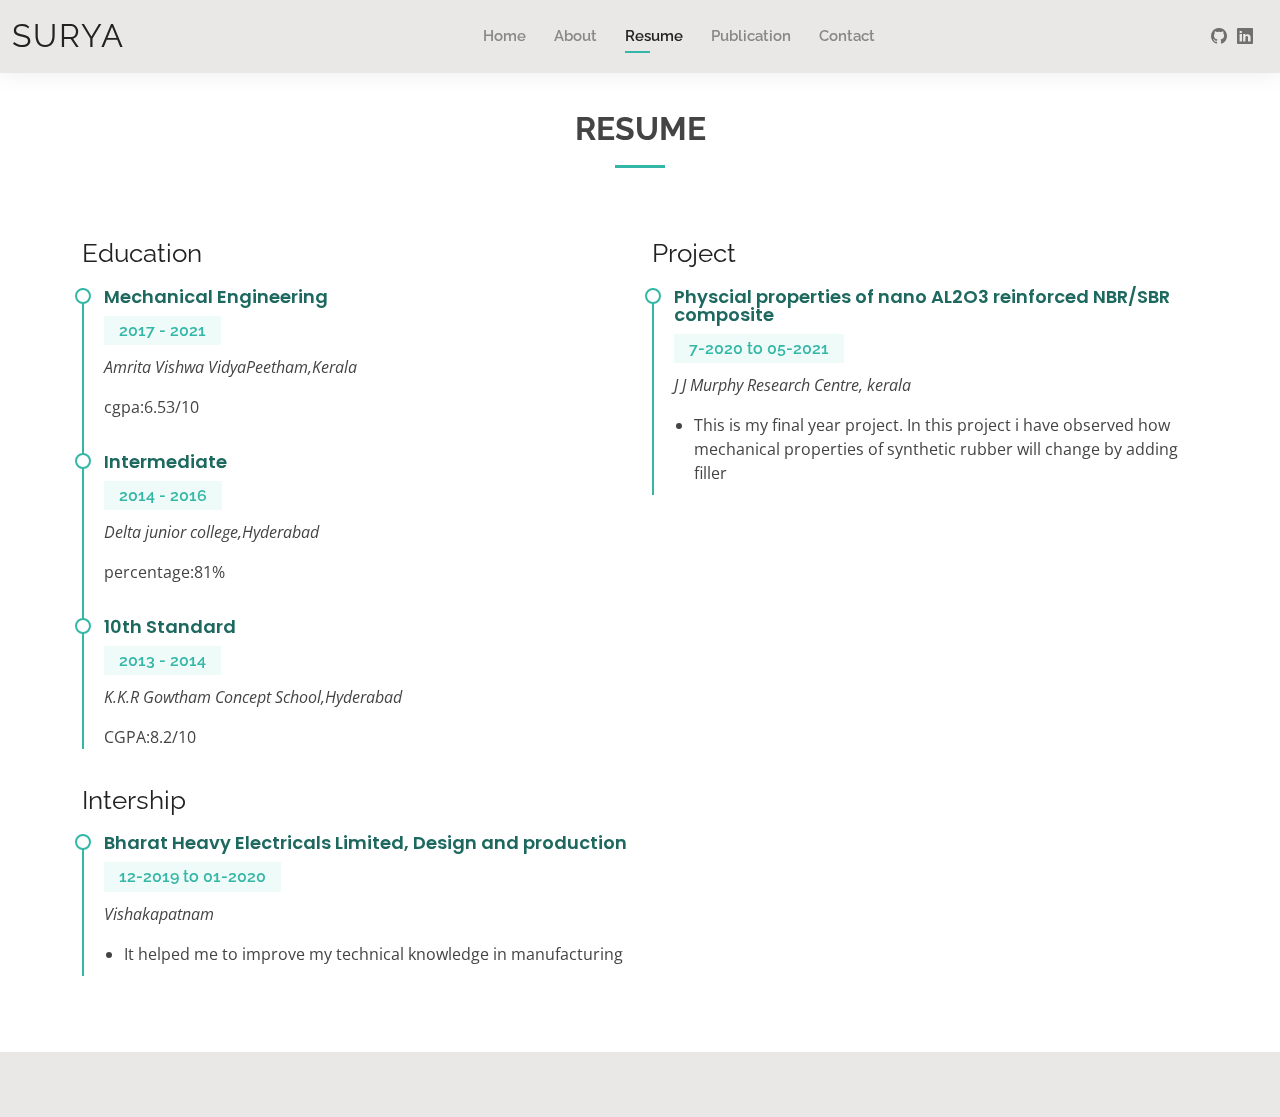
<file: resume.html>
<!DOCTYPE html>
<html lang="en">

<head>
  <meta charset="utf-8">
  <meta content="width=device-width, initial-scale=1.0" name="viewport">

  <title>Resume </title>
  <meta content="" name="description">
  <meta content="" name="keywords">

  <!-- Favicons -->
  <link href="assets/img/favicon.png" rel="icon">
  <link href="assets/img/Surya (1).jpg" rel="SURYA">

  <!-- Google Fonts -->
  <link href="https://fonts.googleapis.com/css?family=Open+Sans:300,300i,400,400i,600,600i,700,700i|Raleway:300,300i,400,400i,500,500i,600,600i,700,700i|Poppins:300,300i,400,400i,500,500i,600,600i,700,700i" rel="stylesheet">

  <!-- Vendor CSS Files -->
  <link href="assets/vendor/aos/aos.css" rel="stylesheet">
  <link href="assets/vendor/bootstrap/css/bootstrap.min.css" rel="stylesheet">
  <link href="assets/vendor/bootstrap-icons/bootstrap-icons.css" rel="stylesheet">
  <link href="assets/vendor/boxicons/css/boxicons.min.css" rel="stylesheet">
  <link href="assets/vendor/glightbox/css/glightbox.min.css" rel="stylesheet">
  <link href="assets/vendor/swiper/swiper-bundle.min.css" rel="stylesheet">

  <!-- Template Main CSS File -->
  <link href="assets/css/style.css" rel="stylesheet">

  <!-- =======================================================
  * Template Name: Kelly - v4.7.0
  * Template URL: https://bootstrapmade.com/kelly-free-bootstrap-cv-resume-html-template/
  * Author: BootstrapMade.com
  * License: https://bootstrapmade.com/license/
  ======================================================== -->
</head>

<body>

  <!-- ======= Header ======= -->
  <header id="header" class="fixed-top">
    <div class="container-fluid d-flex justify-content-between align-items-center">

      <h1 class="logo me-auto me-lg-0"><a href="index.html">Surya</a></h1>
      <!-- Uncomment below if you prefer to use an image logo -->
      <!-- <a href="index.html" class="logo"><img src="assets/img/logo.png" alt="" class="img-fluid"></a>-->

      <nav id="navbar" class="navbar order-last order-lg-0">
        <ul>
          <li><a href="index.html">Home</a></li>
          <li><a href="about.html">About</a></li>
          <li><a class="active" href="resume.html">Resume</a></li>
           <li><a href="publication.html"> Publication</a></li> 
          <!-- <li><a href="portfolio.html">Portfolio</a></li> -->
          <li><a href="contact.html">Contact</a></li>
        </ul>
        <i class="bi bi-list mobile-nav-toggle"></i>
      </nav><!-- .navbar -->

      <div class="header-social-links">
        <!-- <a href="#" class="twitter"><i class="bi bi-twitter"></i></a> -->
        <!-- <a href="#" class="facebook"><i class="bi bi-facebook"></i></a> -->
        <a href="https://github.com/Puchala1036?tab=repositories" class="github"><i class="bi bi-github"></i></a>
        <a href="https://www.linkedin.com/in/puchala-surya-a375721ba" class="linkedin"><i class="bi bi-linkedin"></i></i></a>
      </div>

    </div>

  </header><!-- End Header -->

  <main id="main">

    <!-- ======= Resume Section ======= -->
    <section id="resume" class="resume">
      <div class="container" data-aos="fade-up">

        <div class="section-title">
          <h2>Resume</h2>
          <!-- <p>To associate with a progressive company that -->
            <!-- appreciates innovation, to fully utilize and enhance -->
            <!-- my knowledge and creative skills with sheer -->
            <!-- determination and hard work. -->
            <!-- .</p> -->
        </div>

        <div class="row">
          <div class="col-lg-6">
            <!-- <h3 class="resume-title">Summary</h3> -->
            <!-- <div class="resume-item pb-0"> -->
              <!-- <h4>P.Surya Prakash Reddy</h4> -->
              <!-- <p><em>Innovative and deadline-driven Graphic Designer with 3+ years of experience designing and developing user-centered digital/print marketing material from initial concept to final, polished deliverable.</em></p> -->
              <!-- <p> -->
              <!-- <ul> -->
                <!-- <li>509125 Gadwal -->
               <!-- </li> -->
                <!-- <li>9491332268</li> -->
                <!-- <li>spreddy988@gmail.com</li> -->
              <!-- </ul> -->
              <!-- </p> -->
            <!-- </div> -->

            <h3 class="resume-title">Education</h3>
            <div class="resume-item">
              <h4>Mechanical Engineering </h4>
              <h5>2017 - 2021</h5>
              <p><em>Amrita Vishwa VidyaPeetham,Kerala</em></p>
              <p>cgpa:6.53/10</p>
            </div>
            <div class="resume-item">
              <h4>Intermediate </h4>
              <h5>2014 - 2016</h5>
              <p><em>Delta junior college,Hyderabad</em></p>
              <p>percentage:81%</p>
            </div>
            <div class="resume-item">
              <h4>10th Standard</h4>
              <h5>2013 - 2014</h5>
              <p><em>K.K.R Gowtham Concept School,Hyderabad</em></p>
              <p>CGPA:8.2/10</p>
            </div>
          </div>
          <div class="col-lg-6">
            <h3 class="resume-title">Project</h3>
            <div class="resume-item">
              <h4>Physcial properties of nano AL2O3 reinforced
                NBR/SBR composite</h4>
              <h5>7-2020 to 05-2021
              </h5>
              <p><em>J J Murphy Research Centre, kerala </em></p>
              <p>
              <ul>
                <li>This is my final year project. In this project i have
                  observed how mechanical properties of synthetic
                  rubber will change by adding filler
                  </li>
                <!-- <li>Delegate tasks to the 7 members of the design team and provide counsel on all aspects of the project. </li> -->
                <!-- <li>Supervise the assessment of all graphic materials in order to ensure quality and accuracy of the design</li> -->
                <!-- <li>Oversee the efficient use of production project budgets ranging from $2,000 - $25,000</li> -->
              </ul>
              </p>
            </div>
           
          </div>
          <div class="col-lg-6">
            <h3 class="resume-title">Intership</h3>
            <div class="resume-item">
              <h4>Bharat Heavy Electricals Limited, Design and
                production</h4>
              <h5>12-2019 to 01-2020
              </h5>
              <p><em>Vishakapatnam
                </em></p>
              <p>
              <ul>
                <li>It helped me to improve my technical knowledge in
                manufacturing
                  </li>
                <!-- <li>Delegate tasks to the 7 members of the design team and provide counsel on all aspects of the project. </li> -->
                <!-- <li>Supervise the assessment of all graphic materials in order to ensure quality and accuracy of the design</li> -->
                <!-- <li>Oversee the efficient use of production project budgets ranging from $2,000 - $25,000</li> -->
              </ul>
              </p>
            </div>
           
          </div>
        </div>

      </div>
    </section><!-- End Resume Section -->

  </main><!-- End #main -->

  <!-- ======= Footer ======= -->
  <footer id="footer">
    <div class="container">
      <div class="copyright">
        <!-- &copy; Copyright <strong><span>Kelly</span></strong>. All Rights Reserved -->
      </div>
      <div class="credits">
        <!-- All the links in the footer should remain intact. -->
        <!-- You can delete the links only if you purchased the pro version. -->
        <!-- Licensing information: https://bootstrapmade.com/license/ -->
        <!-- Purchase the pro version with working PHP/AJAX contact form: https://bootstrapmade.com/kelly-free-bootstrap-cv-resume-html-template/ -->
        <!-- Designed by <a href="https://bootstrapmade.com/">BootstrapMade</a> -->
      </div>
    </div>
  </footer><!-- End  Footer -->

  <div id="preloader"></div>
  <a href="#" class="back-to-top d-flex align-items-center justify-content-center"><i class="bi bi-arrow-up-short"></i></a>

  <!-- Vendor JS Files -->
  <script src="assets/vendor/purecounter/purecounter.js"></script>
  <script src="assets/vendor/aos/aos.js"></script>
  <script src="assets/vendor/bootstrap/js/bootstrap.bundle.min.js"></script>
  <script src="assets/vendor/glightbox/js/glightbox.min.js"></script>
  <script src="assets/vendor/isotope-layout/isotope.pkgd.min.js"></script>
  <script src="assets/vendor/swiper/swiper-bundle.min.js"></script>
  <script src="assets/vendor/waypoints/noframework.waypoints.js"></script>
  <script src="assets/vendor/php-email-form/validate.js"></script>

  <!-- Template Main JS File -->
  <script src="assets/js/main.js"></script>

</body>

</html>
</file>
<file: assets/css/style.css>
/**
* Template Name: Kelly - v4.7.0
* Template URL: https://bootstrapmade.com/kelly-free-bootstrap-cv-resume-html-template/
* Author: BootstrapMade.com
* License: https://bootstrapmade.com/license/
*/

/*--------------------------------------------------------------
# General
--------------------------------------------------------------*/
body {
  font-family: "Open Sans", sans-serif;
  color: #444444;
}

a {
  color: #34b7a7;
  text-decoration: none;
}

a:hover {
  color: #51cdbe;
  text-decoration: none;
}

h1, h2, h3, h4, h5, h6 {
  font-family: "Raleway", sans-serif;
}

#main {
  margin-top: 50px;
}
@media (max-width: 992px) {
  #main {
    margin-top: 30px;
  }
}

/*--------------------------------------------------------------
# Preloader
--------------------------------------------------------------*/
#preloader {
  position: fixed;
  top: 0;
  left: 0;
  right: 0;
  bottom: 0;
  z-index: 9999;
  overflow: hidden;
  background: #fff;
}

#preloader:before {
  content: "";
  position: fixed;
  top: calc(50% - 30px);
  left: calc(50% - 30px);
  border: 6px solid #34b7a7;
  border-top-color: #dcf5f2;
  border-radius: 50%;
  width: 60px;
  height: 60px;
  -webkit-animation: animate-preloader 1s linear infinite;
  animation: animate-preloader 1s linear infinite;
}

@-webkit-keyframes animate-preloader {
  0% {
    transform: rotate(0deg);
  }
  100% {
    transform: rotate(360deg);
  }
}

@keyframes animate-preloader {
  0% {
    transform: rotate(0deg);
  }
  100% {
    transform: rotate(360deg);
  }
}
/*--------------------------------------------------------------
# Back to top button
--------------------------------------------------------------*/
.back-to-top {
  position: fixed;
  visibility: hidden;
  opacity: 0;
  right: 15px;
  bottom: 15px;
  z-index: 996;
  background: #34b7a7;
  width: 40px;
  height: 40px;
  border-radius: 50px;
  transition: all 0.4s;
}
.back-to-top i {
  font-size: 24px;
  color: #fff;
  line-height: 0;
}
.back-to-top:hover {
  background: #49cbbb;
  color: #fff;
}
.back-to-top.active {
  visibility: visible;
  opacity: 1;
}

/*--------------------------------------------------------------
# Header
--------------------------------------------------------------*/
#header {
  background: #e9e8e6;
  box-shadow: 0px 0px 25px 0 rgba(0, 0, 0, 0.08);
  z-index: 997;
  padding: 15px 0;
}
#header .logo {
  font-size: 32px;
  margin: 0;
  padding: 0;
  line-height: 1;
  font-weight: 400;
  letter-spacing: 2px;
  text-transform: uppercase;
}
#header .logo a {
  color: #222222;
}
#header .logo img {
  max-height: 40px;
}
@media (max-width: 992px) {
  #header .logo {
    font-size: 28px;
  }
}

/*--------------------------------------------------------------
# Header Social Links
--------------------------------------------------------------*/
.header-social-links {
  padding-right: 15px;
}
.header-social-links a {
  color: #6f6f6f;
  padding-left: 6px;
  display: inline-block;
  line-height: 0px;
  transition: 0.3s;
  font-size: 16px;
}
.header-social-links a:hover {
  color: #34b7a7;
}

/*--------------------------------------------------------------
# Navigation Menu
--------------------------------------------------------------*/
/**
* Desktop Navigation 
*/
.navbar {
  padding: 0;
}
.navbar ul {
  margin: 0;
  padding: 0;
  display: flex;
  list-style: none;
  align-items: center;
}
.navbar li {
  position: relative;
  padding: 10px 0 10px 28px;
}
.navbar a, .navbar a:focus {
  display: flex;
  align-items: center;
  justify-content: space-between;
  font-family: "Raleway", sans-serif;
  font-size: 15px;
  font-weight: 600;
  color: #888888;
  white-space: nowrap;
  transition: 0.3s;
  position: relative;
}
.navbar a i, .navbar a:focus i {
  font-size: 12px;
  line-height: 0;
  margin-left: 5px;
}
.navbar > ul > li > a:before {
  content: "";
  position: absolute;
  width: 0;
  height: 2px;
  bottom: -5px;
  left: 0;
  background-color: #34b7a7;
  visibility: hidden;
  width: 0px;
  transition: all 0.3s ease-in-out 0s;
}
.navbar a:hover:before, .navbar li:hover > a:before, .navbar .active:before {
  visibility: visible;
  width: 25px;
}
.navbar a:hover, .navbar .active, .navbar .active:focus, .navbar li:hover > a {
  color: #222222;
}
.navbar .dropdown ul {
  display: block;
  position: absolute;
  left: 14px;
  top: calc(100% + 30px);
  margin: 0;
  padding: 10px 0;
  z-index: 99;
  opacity: 0;
  visibility: hidden;
  background: #fff;
  box-shadow: 0px 0px 30px rgba(127, 137, 161, 0.25);
  transition: 0.3s;
  border-radius: 4px;
}
.navbar .dropdown ul li {
  min-width: 200px;
  padding: 0;
}
.navbar .dropdown ul a {
  padding: 10px 20px;
  font-size: 15px;
  text-transform: none;
  font-weight: 600;
}
.navbar .dropdown ul a i {
  font-size: 12px;
}
.navbar .dropdown ul a:hover, .navbar .dropdown ul .active:hover, .navbar .dropdown ul li:hover > a {
  color: #34b7a7;
}
.navbar .dropdown:hover > ul {
  opacity: 1;
  top: 100%;
  visibility: visible;
}
.navbar .dropdown .dropdown ul {
  top: 0;
  left: calc(100% - 30px);
  visibility: hidden;
}
.navbar .dropdown .dropdown:hover > ul {
  opacity: 1;
  top: 0;
  left: 100%;
  visibility: visible;
}
@media (max-width: 1366px) {
  .navbar .dropdown .dropdown ul {
    left: -90%;
  }
  .navbar .dropdown .dropdown:hover > ul {
    left: -100%;
  }
}

/**
* Mobile Navigation 
*/
.mobile-nav-toggle {
  color: #222222;
  font-size: 28px;
  cursor: pointer;
  display: none;
  line-height: 0;
  transition: 0.5s;
}
.mobile-nav-toggle.bi-x {
  color: #fff;
}

@media (max-width: 991px) {
  .mobile-nav-toggle {
    display: block;
  }

  .navbar ul {
    display: none;
  }
}
.navbar-mobile {
  position: fixed;
  overflow: hidden;
  top: 0;
  right: 0;
  left: 0;
  bottom: 0;
  background: rgba(9, 9, 9, 0.9);
  transition: 0.3s;
  z-index: 999;
}
.navbar-mobile .mobile-nav-toggle {
  position: absolute;
  top: 15px;
  right: 15px;
}
.navbar-mobile ul {
  display: block;
  position: absolute;
  top: 55px;
  right: 15px;
  bottom: 15px;
  left: 15px;
  padding: 10px 0;
  border-radius: 10px;
  background-color: #fff;
  overflow-y: auto;
  transition: 0.3s;
}
.navbar-mobile a, .navbar-mobile a:focus {
  font-size: 15px;
  padding-right: 15px;
  color: #222222;
}
.navbar-mobile a:hover, .navbar-mobile .active, .navbar-mobile li:hover > a {
  color: #34b7a7;
}
.navbar-mobile .getstarted, .navbar-mobile .getstarted:focus {
  margin: 15px;
}
.navbar-mobile .dropdown ul {
  position: static;
  display: none;
  margin: 10px 20px;
  padding: 10px 0;
  z-index: 99;
  opacity: 1;
  visibility: visible;
  background: #fff;
  box-shadow: 0px 0px 30px rgba(127, 137, 161, 0.25);
}
.navbar-mobile .dropdown ul li {
  min-width: 200px;
}
.navbar-mobile .dropdown ul a {
  padding: 10px 20px;
}
.navbar-mobile .dropdown ul a i {
  font-size: 12px;
}
.navbar-mobile .dropdown ul a:hover, .navbar-mobile .dropdown ul .active:hover, .navbar-mobile .dropdown ul li:hover > a {
  color: #34b7a7;
}
.navbar-mobile .dropdown > .dropdown-active {
  display: block;
}

/*--------------------------------------------------------------
# Hero Section
--------------------------------------------------------------*/
#hero {
  width: 100%;
  height: 100vh;
  background: url("../img/aer.jpeg") top right;
  background-size: cover;
}
#hero .container {
  padding-top: 70px;
  position: relative;
}
@media (max-width: 992px) {
  #hero .container {
    padding-top: 58px;
  }
}
#hero h1 {
  margin: 0;
  font-size: 48px;
  font-weight: 700;
  line-height: 56px;
  color: #222222;
}
#hero h2 {
  color: #6f6f6f;
  margin: 10px 0 0 0;
  font-size: 22px;
}
#hero .btn-about {
  font-family: "Raleway", sans-serif;
  text-transform: uppercase;
  font-weight: 600;
  font-size: 12px;
  letter-spacing: 1px;
  display: inline-block;
  padding: 12px 40px;
  border-radius: 50px;
  transition: 0.5s;
  margin-top: 30px;
  color: #fff;
  background: #34b7a7;
}
#hero .btn-about:hover {
  background: #3dc8b7;
}
@media (min-width: 1024px) {
  #hero {
    background-attachment: fixed;
  }
}
@media (max-width: 992px) {
  #hero:before {
    content: "";
    background: rgba(255, 255, 255, 0.8);
    position: absolute;
    bottom: 0;
    top: 0;
    left: 0;
    right: 0;
  }
  #hero h1 {
    font-size: 28px;
    line-height: 36px;
  }
  #hero h2 {
    font-size: 18px;
    line-height: 24px;
  }
}

/*--------------------------------------------------------------
# Sections General
--------------------------------------------------------------*/
section {
  padding: 60px 0;
}

.section-bg {
  background-color: #e7f8f6;
}

.section-title {
  text-align: center;
  padding-bottom: 30px;
}
.section-title h2 {
  font-size: 32px;
  font-weight: bold;
  text-transform: uppercase;
  margin-bottom: 20px;
  padding-bottom: 20px;
  position: relative;
}
.section-title h2::after {
  content: "";
  position: absolute;
  display: block;
  width: 50px;
  height: 3px;
  background: #34b7a7;
  bottom: 0;
  left: calc(50% - 25px);
}
.section-title p {
  margin-bottom: 0;
}

/*--------------------------------------------------------------
# Cta
--------------------------------------------------------------*/
.cta {
  background: linear-gradient(rgba(0, 0, 0, 0.6), rgba(0, 0, 0, 0.6)), url("../img/bg-1.jpg") fixed center center;
  background-size: cover;
  padding: 80px 0;
}
.cta h3 {
  color: #fff;
  font-size: 28px;
  font-weight: 700;
}
.cta p {
  color: #fff;
}
.cta .cta-btn {
  font-family: "Raleway", sans-serif;
  text-transform: uppercase;
  font-weight: 500;
  font-size: 16px;
  letter-spacing: 1px;
  display: inline-block;
  padding: 8px 20px;
  border-radius: 2px;
  transition: 0.5s;
  margin: 10px;
  border: 2px solid #fff;
  color: #fff;
}
.cta .cta-btn:hover {
  background: #34b7a7;
  border: 2px solid #34b7a7;
}
@media (max-width: 1024px) {
  .cta {
    background-attachment: scroll;
  }
}
@media (min-width: 769px) {
  .cta .cta-btn-container {
    display: flex;
    align-items: center;
    justify-content: flex-end;
  }
}

/*--------------------------------------------------------------
# About
--------------------------------------------------------------*/
.about .content h3 {
  font-weight: 700;
  font-size: 26px;
  color: #555555;
}
.about .content ul {
  list-style: none;
  padding: 0;
}
.about .content ul li {
  padding-bottom: 10px;
}
.about .content ul i {
  font-size: 20px;
  padding-right: 2px;
  color: #34b7a7;
}
.about .content p:last-child {
  margin-bottom: 0;
}

/*--------------------------------------------------------------
# Skills
--------------------------------------------------------------*/
.skills .progress {
  height: 60px;
  display: block;
  background: none;
  border-radius: 0;
}
.skills .progress .skill {
  padding: 10px 0;
  margin: 0 0 6px 0;
  text-transform: uppercase;
  display: block;
  font-weight: 600;
  font-family: "Poppins", sans-serif;
  color: #222222;
}
.skills .progress .skill .val {
  float: right;
  font-style: normal;
}
.skills .progress-bar-wrap {
  background: #f3f3f3;
}
.skills .progress-bar {
  width: 1px;
  height: 10px;
  transition: 0.9s;
  background-color: #34b7a7;
}

/*--------------------------------------------------------------
# Facts
--------------------------------------------------------------*/
.facts .counters span {
  font-size: 48px;
  display: block;
  color: #34b7a7;
}
.facts .counters p {
  padding: 0;
  margin: 0 0 20px 0;
  font-family: "Raleway", sans-serif;
  font-size: 14px;
}

/*--------------------------------------------------------------
# Testimonials
--------------------------------------------------------------*/
.testimonials .section-header {
  margin-bottom: 40px;
}
.testimonials .testimonials-carousel, .testimonials .testimonials-slider {
  overflow: hidden;
}
.testimonials .testimonial-item {
  text-align: center;
}
.testimonials .testimonial-item .testimonial-img {
  width: 120px;
  border-radius: 50%;
  border: 4px solid #fff;
  margin: 0 auto;
}
.testimonials .testimonial-item h3 {
  font-size: 20px;
  font-weight: bold;
  margin: 10px 0 5px 0;
  color: #111;
}
.testimonials .testimonial-item h4 {
  font-size: 14px;
  color: #999;
  margin: 0 0 15px 0;
}
.testimonials .testimonial-item .quote-icon-left, .testimonials .testimonial-item .quote-icon-right {
  color: #c8efea;
  font-size: 26px;
}
.testimonials .testimonial-item .quote-icon-left {
  display: inline-block;
  left: -5px;
  position: relative;
}
.testimonials .testimonial-item .quote-icon-right {
  display: inline-block;
  right: -5px;
  position: relative;
  top: 10px;
}
.testimonials .testimonial-item p {
  font-style: italic;
  margin: 0 auto 15px auto;
}
@media (min-width: 992px) {
  .testimonials .testimonial-item p {
    width: 80%;
  }
}
.testimonials .swiper-pagination {
  margin-top: 20px;
  position: relative;
}
.testimonials .swiper-pagination .swiper-pagination-bullet {
  width: 12px;
  height: 12px;
  background-color: #fff;
  opacity: 1;
  border: 1px solid #34b7a7;
}
.testimonials .swiper-pagination .swiper-pagination-bullet-active {
  background-color: #34b7a7;
}

/*--------------------------------------------------------------
# Resume
--------------------------------------------------------------*/
.resume .resume-title {
  font-size: 26px;
  font-weight: 400;
  margin-top: 20px;
  margin-bottom: 20px;
  color: #222222;
}
.resume .resume-item {
  padding: 0 0 20px 20px;
  margin-top: -2px;
  border-left: 2px solid #34b7a7;
  position: relative;
}
.resume .resume-item h4 {
  line-height: 18px;
  font-size: 18px;
  font-weight: 600;
  font-family: "Poppins", sans-serif;
  color: #1d685f;
  margin-bottom: 10px;
}
.resume .resume-item h5 {
  font-size: 16px;
  background: #effbf9;
  padding: 5px 15px;
  display: inline-block;
  font-weight: 600;
  margin-bottom: 10px;
  color: #34b7a7;
}
.resume .resume-item ul {
  padding-left: 20px;
}
.resume .resume-item ul li {
  padding-bottom: 10px;
}
.resume .resume-item:last-child {
  padding-bottom: 0;
}
.resume .resume-item::before {
  content: "";
  position: absolute;
  width: 16px;
  height: 16px;
  border-radius: 50px;
  left: -9px;
  top: 0;
  background: #fff;
  border: 2px solid #34b7a7;
}

/*--------------------------------------------------------------
# Services
--------------------------------------------------------------*/
.services .icon-box {
  text-align: center;
  padding: 70px 20px 80px 20px;
  transition: all ease-in-out 0.3s;
  background: #fff;
  box-shadow: 0px 0 35px 0 rgba(0, 0, 0, 0.08);
}
.services .icon-box .icon {
  margin: 0 auto;
  width: 100px;
  height: 100px;
  display: flex;
  align-items: center;
  justify-content: center;
  transition: ease-in-out 0.3s;
  position: relative;
}
.services .icon-box .icon i {
  font-size: 36px;
  transition: 0.5s;
  position: relative;
}
.services .icon-box .icon svg {
  position: absolute;
  top: 0;
  left: 0;
}
.services .icon-box .icon svg path {
  transition: 0.5s;
  fill: #f5f5f5;
}
.services .icon-box h4 {
  font-weight: 600;
  margin: 10px 0 15px 0;
  font-size: 22px;
}
.services .icon-box h4 a {
  color: #222222;
  transition: ease-in-out 0.3s;
}
.services .icon-box p {
  line-height: 24px;
  font-size: 14px;
  margin-bottom: 0;
}
.services .iconbox-blue i {
  color: #47aeff;
}
.services .iconbox-blue:hover .icon i {
  color: #fff;
}
.services .iconbox-blue:hover .icon path {
  fill: #47aeff;
}
.services .iconbox-orange i {
  color: #ffa76e;
}
.services .iconbox-orange:hover .icon i {
  color: #fff;
}
.services .iconbox-orange:hover .icon path {
  fill: #ffa76e;
}
.services .iconbox-pink i {
  color: #e80368;
}
.services .iconbox-pink:hover .icon i {
  color: #fff;
}
.services .iconbox-pink:hover .icon path {
  fill: #e80368;
}
.services .iconbox-yellow i {
  color: #ffbb2c;
}
.services .iconbox-yellow:hover .icon i {
  color: #fff;
}
.services .iconbox-yellow:hover .icon path {
  fill: #ffbb2c;
}
.services .iconbox-red i {
  color: #ff5828;
}
.services .iconbox-red:hover .icon i {
  color: #fff;
}
.services .iconbox-red:hover .icon path {
  fill: #ff5828;
}
.services .iconbox-teal i {
  color: #11dbcf;
}
.services .iconbox-teal:hover .icon i {
  color: #fff;
}
.services .iconbox-teal:hover .icon path {
  fill: #11dbcf;
}

/*--------------------------------------------------------------
# Portfolio
--------------------------------------------------------------*/
.portfolio .portfolio-item {
  margin-bottom: 30px;
}
.portfolio #portfolio-flters {
  padding: 0;
  margin: 0 auto 20px auto;
  list-style: none;
  text-align: center;
}
.portfolio #portfolio-flters li {
  cursor: pointer;
  display: inline-block;
  padding: 8px 16px 10px 16px;
  font-size: 13px;
  font-weight: 500;
  line-height: 1;
  text-transform: uppercase;
  color: #444444;
  margin-bottom: 5px;
  transition: all 0.3s ease-in-out;
  border-radius: 50px;
}
.portfolio #portfolio-flters li:hover, .portfolio #portfolio-flters li.filter-active {
  color: #fff;
  background: #34b7a7;
}
.portfolio #portfolio-flters li:last-child {
  margin-right: 0;
}
.portfolio .portfolio-wrap {
  transition: 0.3s;
  position: relative;
  overflow: hidden;
  z-index: 1;
  background: rgba(34, 34, 34, 0.6);
}
.portfolio .portfolio-wrap::before {
  content: "";
  background: rgba(34, 34, 34, 0.6);
  position: absolute;
  left: 0;
  right: 0;
  top: 0;
  bottom: 0;
  transition: all ease-in-out 0.3s;
  z-index: 2;
  opacity: 0;
}
.portfolio .portfolio-wrap img {
  transition: all ease-in-out 0.3s;
}
.portfolio .portfolio-wrap .portfolio-info {
  opacity: 0;
  position: absolute;
  top: 0;
  left: 0;
  right: 0;
  bottom: 0;
  z-index: 3;
  transition: all ease-in-out 0.3s;
  display: flex;
  flex-direction: column;
  justify-content: flex-end;
  align-items: flex-start;
  padding: 20px;
}
.portfolio .portfolio-wrap .portfolio-info h4 {
  font-size: 20px;
  color: #fff;
  font-weight: 600;
}
.portfolio .portfolio-wrap .portfolio-info p {
  color: rgba(255, 255, 255, 0.7);
  font-size: 14px;
  text-transform: uppercase;
  padding: 0;
  margin: 0;
  font-style: italic;
}
.portfolio .portfolio-wrap .portfolio-links {
  text-align: center;
  z-index: 4;
}
.portfolio .portfolio-wrap .portfolio-links a {
  color: #fff;
  margin: 0 5px 0 0;
  font-size: 28px;
  display: inline-block;
  transition: 0.3s;
}
.portfolio .portfolio-wrap .portfolio-links a:hover {
  color: #78d9cd;
}
.portfolio .portfolio-wrap:hover::before {
  opacity: 1;
}
.portfolio .portfolio-wrap:hover img {
  transform: scale(1.2);
}
.portfolio .portfolio-wrap:hover .portfolio-info {
  opacity: 1;
}

/*--------------------------------------------------------------
# Portfolio Details
--------------------------------------------------------------*/
.portfolio-details {
  padding-top: 0;
}
.portfolio-details .portfolio-details-slider img {
  width: 100%;
}
.portfolio-details .portfolio-details-slider .swiper-pagination {
  margin-top: 20px;
  position: relative;
}
.portfolio-details .portfolio-details-slider .swiper-pagination .swiper-pagination-bullet {
  width: 12px;
  height: 12px;
  background-color: #fff;
  opacity: 1;
  border: 1px solid #34b7a7;
}
.portfolio-details .portfolio-details-slider .swiper-pagination .swiper-pagination-bullet-active {
  background-color: #34b7a7;
}
.portfolio-details .portfolio-info {
  padding: 30px;
  box-shadow: 0px 0 30px rgba(34, 34, 34, 0.08);
}
.portfolio-details .portfolio-info h3 {
  font-size: 22px;
  font-weight: 700;
  margin-bottom: 20px;
  padding-bottom: 20px;
  border-bottom: 1px solid #eee;
}
.portfolio-details .portfolio-info ul {
  list-style: none;
  padding: 0;
  font-size: 15px;
}
.portfolio-details .portfolio-info ul li + li {
  margin-top: 10px;
}
.portfolio-details .portfolio-description {
  padding-top: 30px;
}
.portfolio-details .portfolio-description h2 {
  font-size: 26px;
  font-weight: 700;
  margin-bottom: 20px;
}
.portfolio-details .portfolio-description p {
  padding: 0;
}

/*--------------------------------------------------------------
# Contact
--------------------------------------------------------------*/
.contact .info {
  width: 100%;
  background: #fff;
}
.contact .info i {
  font-size: 20px;
  color: #34b7a7;
  float: left;
  width: 44px;
  height: 44px;
  background: #effbf9;
  display: flex;
  justify-content: center;
  align-items: center;
  border-radius: 50px;
  transition: all 0.3s ease-in-out;
}
.contact .info h4 {
  padding: 0 0 0 60px;
  font-size: 22px;
  font-weight: 600;
  margin-bottom: 5px;
  color: #222222;
}
.contact .info p {
  padding: 0 0 0 60px;
  margin-bottom: 0;
  font-size: 14px;
  color: #555555;
}
.contact .info .email, .contact .info .phone {
  margin-top: 40px;
}
.contact .info .email:hover i, .contact .info .address:hover i, .contact .info .phone:hover i {
  background: #34b7a7;
  color: #fff;
}
.contact .php-email-form {
  width: 100%;
  background: #fff;
}
.contact .php-email-form .form-group {
  padding-bottom: 8px;
}
.contact .php-email-form .error-message {
  display: none;
  color: #fff;
  background: #ed3c0d;
  text-align: center;
  padding: 15px;
  font-weight: 600;
}
.contact .php-email-form .sent-message {
  display: none;
  color: #fff;
  background: #18d26e;
  text-align: center;
  padding: 15px;
  font-weight: 600;
}
.contact .php-email-form .loading {
  display: none;
  background: #fff;
  text-align: center;
  padding: 15px;
}
.contact .php-email-form .loading:before {
  content: "";
  display: inline-block;
  border-radius: 50%;
  width: 24px;
  height: 24px;
  margin: 0 10px -6px 0;
  border: 3px solid #18d26e;
  border-top-color: #eee;
  -webkit-animation: animate-loading 1s linear infinite;
  animation: animate-loading 1s linear infinite;
}
.contact .php-email-form input, .contact .php-email-form textarea {
  border-radius: 4px;
  box-shadow: none;
  font-size: 14px;
}
.contact .php-email-form input:focus, .contact .php-email-form textarea:focus {
  border-color: #34b7a7;
}
.contact .php-email-form input {
  height: 44px;
}
.contact .php-email-form textarea {
  padding: 10px 12px;
}
.contact .php-email-form button[type=submit] {
  background: #34b7a7;
  border: 0;
  padding: 10px 30px 12px 30px;
  color: #fff;
  transition: 0.4s;
  border-radius: 50px;
}
.contact .php-email-form button[type=submit]:hover {
  background: #3dc8b7;
}
@-webkit-keyframes animate-loading {
  0% {
    transform: rotate(0deg);
  }
  100% {
    transform: rotate(360deg);
  }
}
@keyframes animate-loading {
  0% {
    transform: rotate(0deg);
  }
  100% {
    transform: rotate(360deg);
  }
}

/*--------------------------------------------------------------
# Footer
--------------------------------------------------------------*/
#footer {
  background: #e9e8e6;
  padding: 30px 0;
  color: #222222;
  font-size: 14px;
  text-align: center;
}
#footer .credits {
  padding-top: 5px;
  font-size: 13px;
}
#footer .credits a {
  color: #34b7a7;
}
</file>
